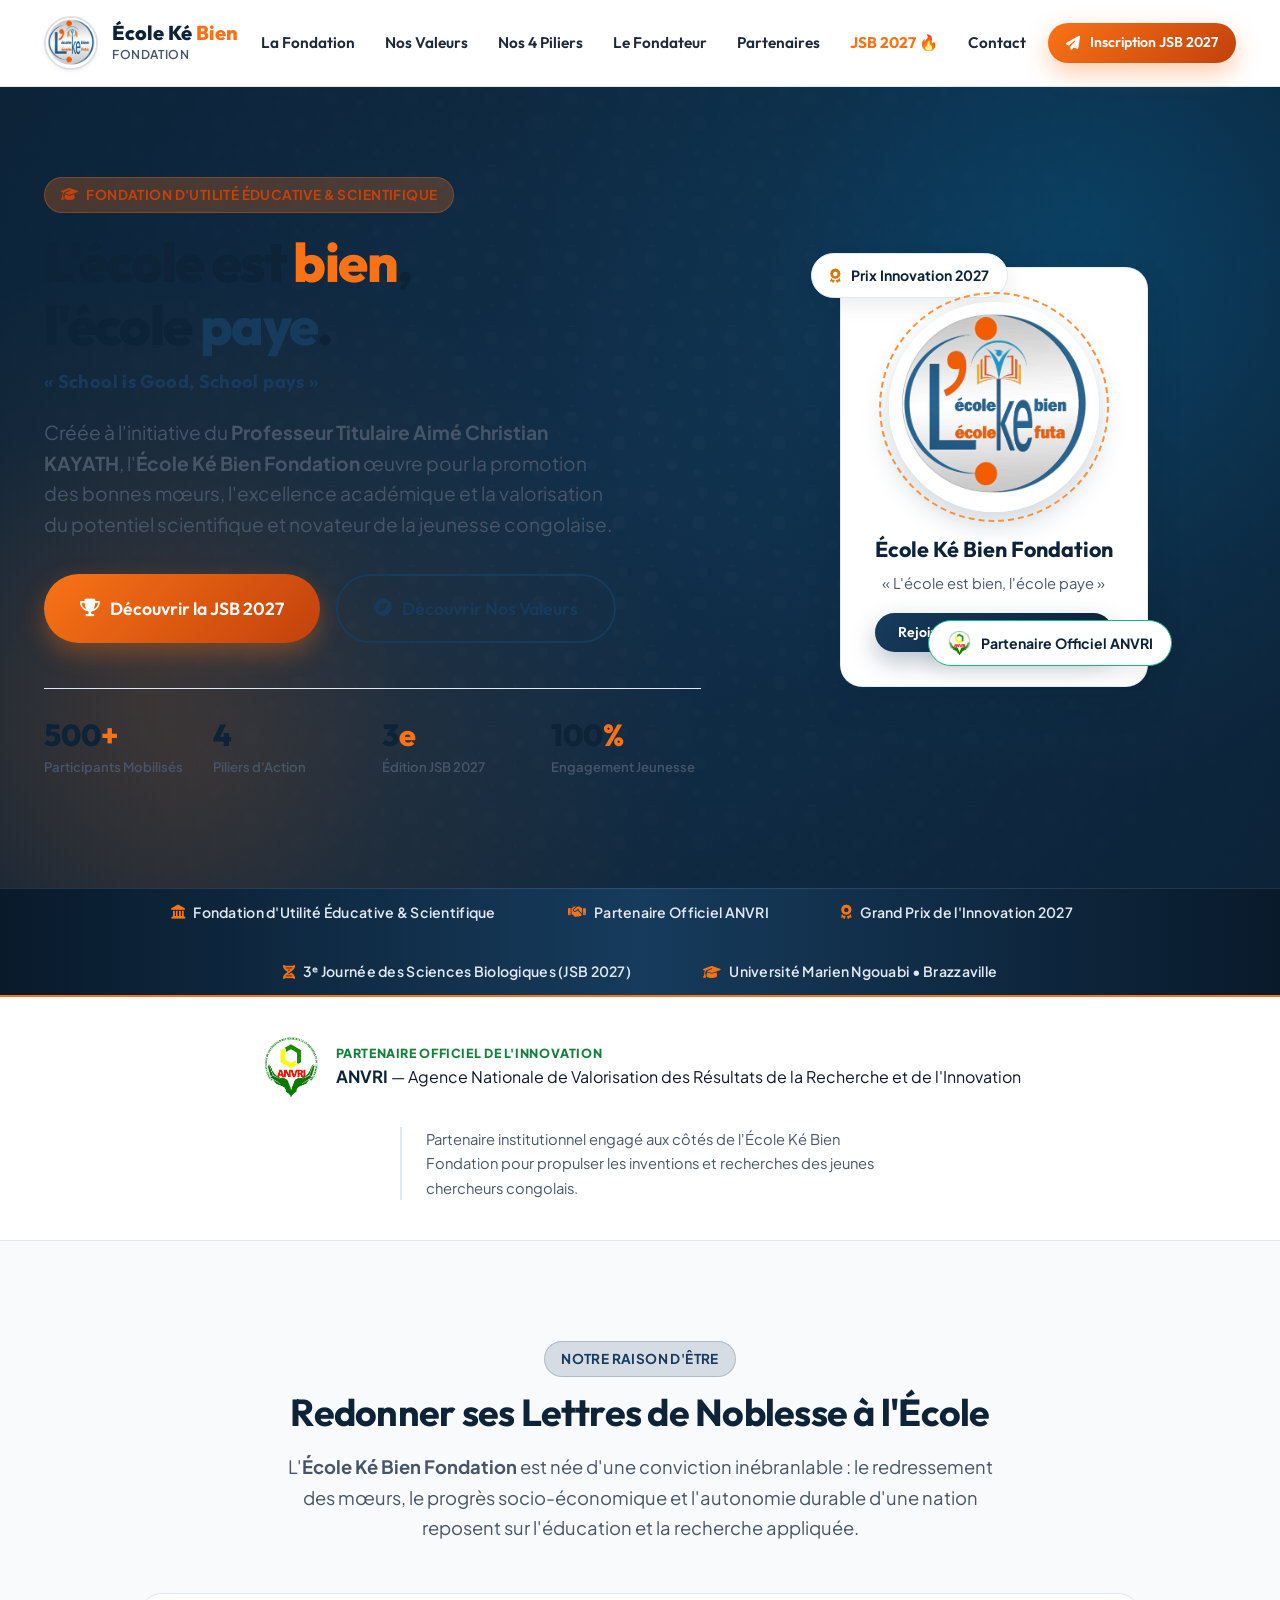
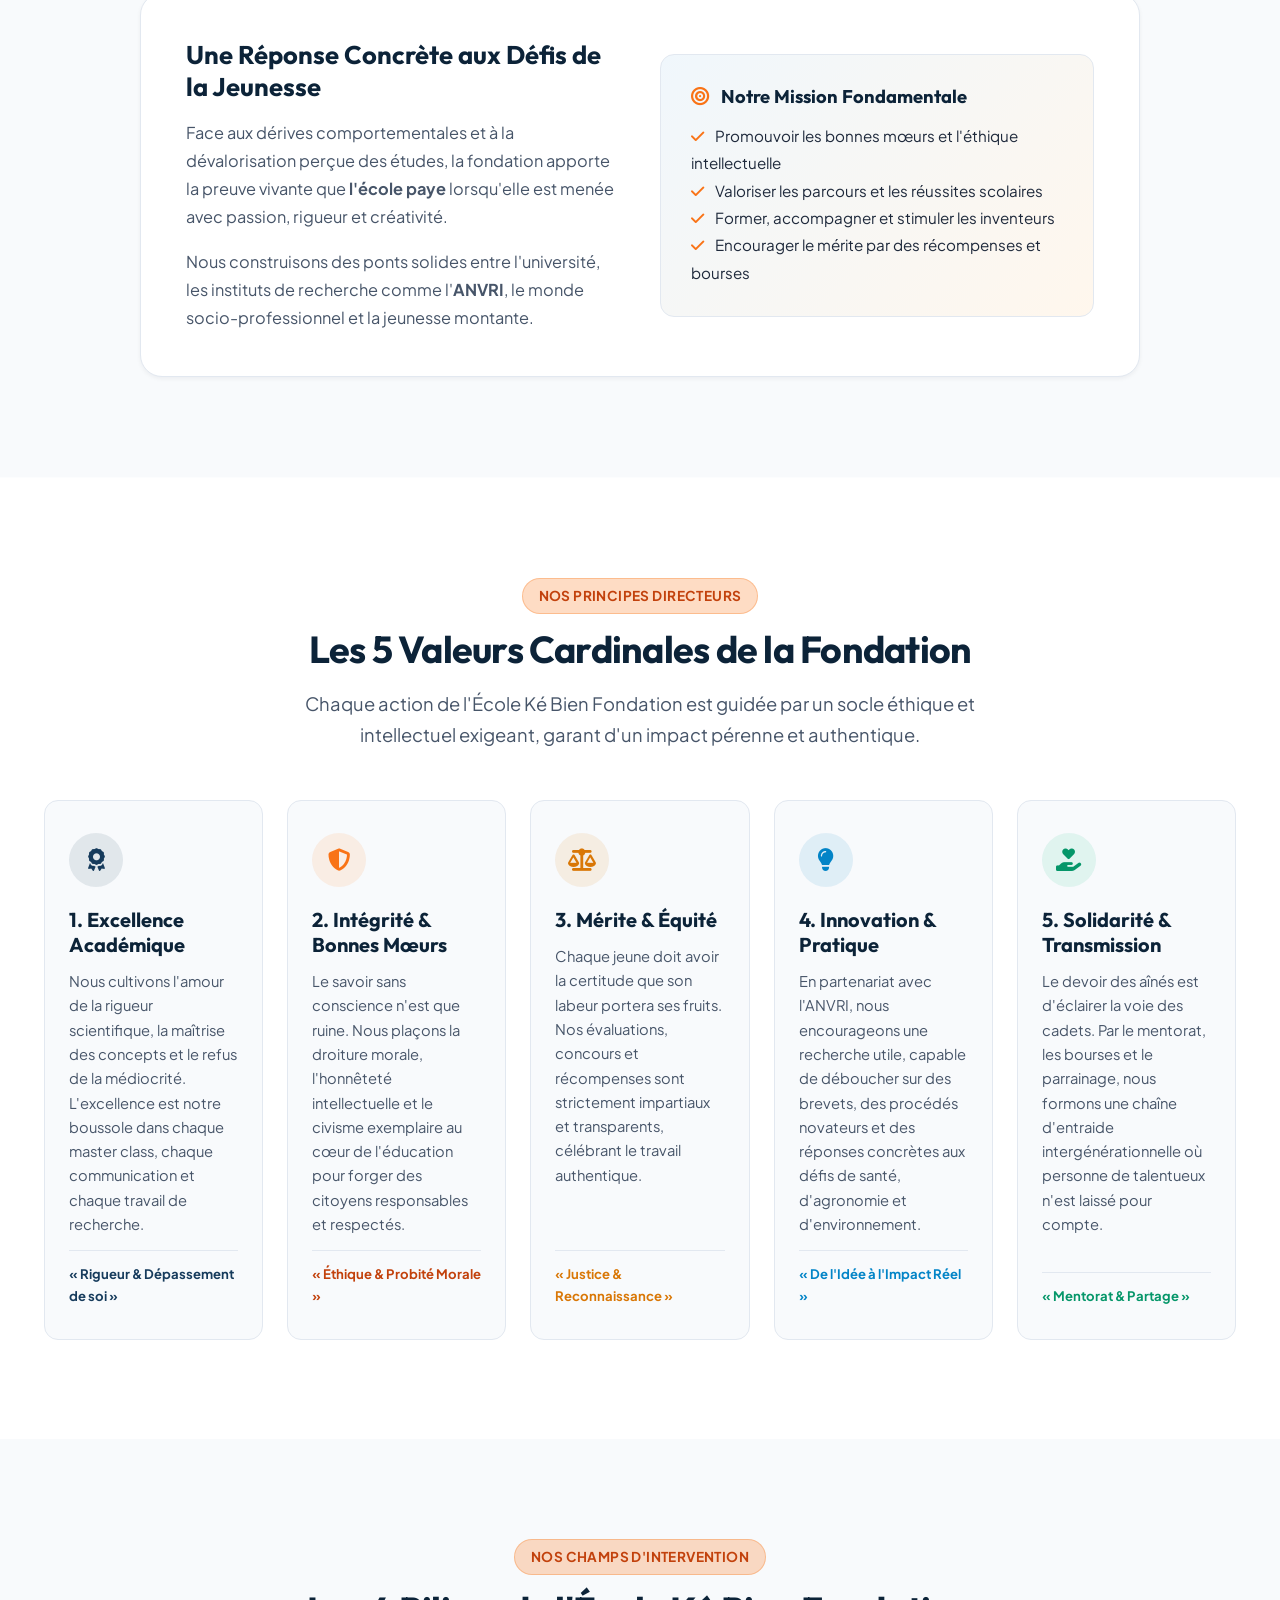
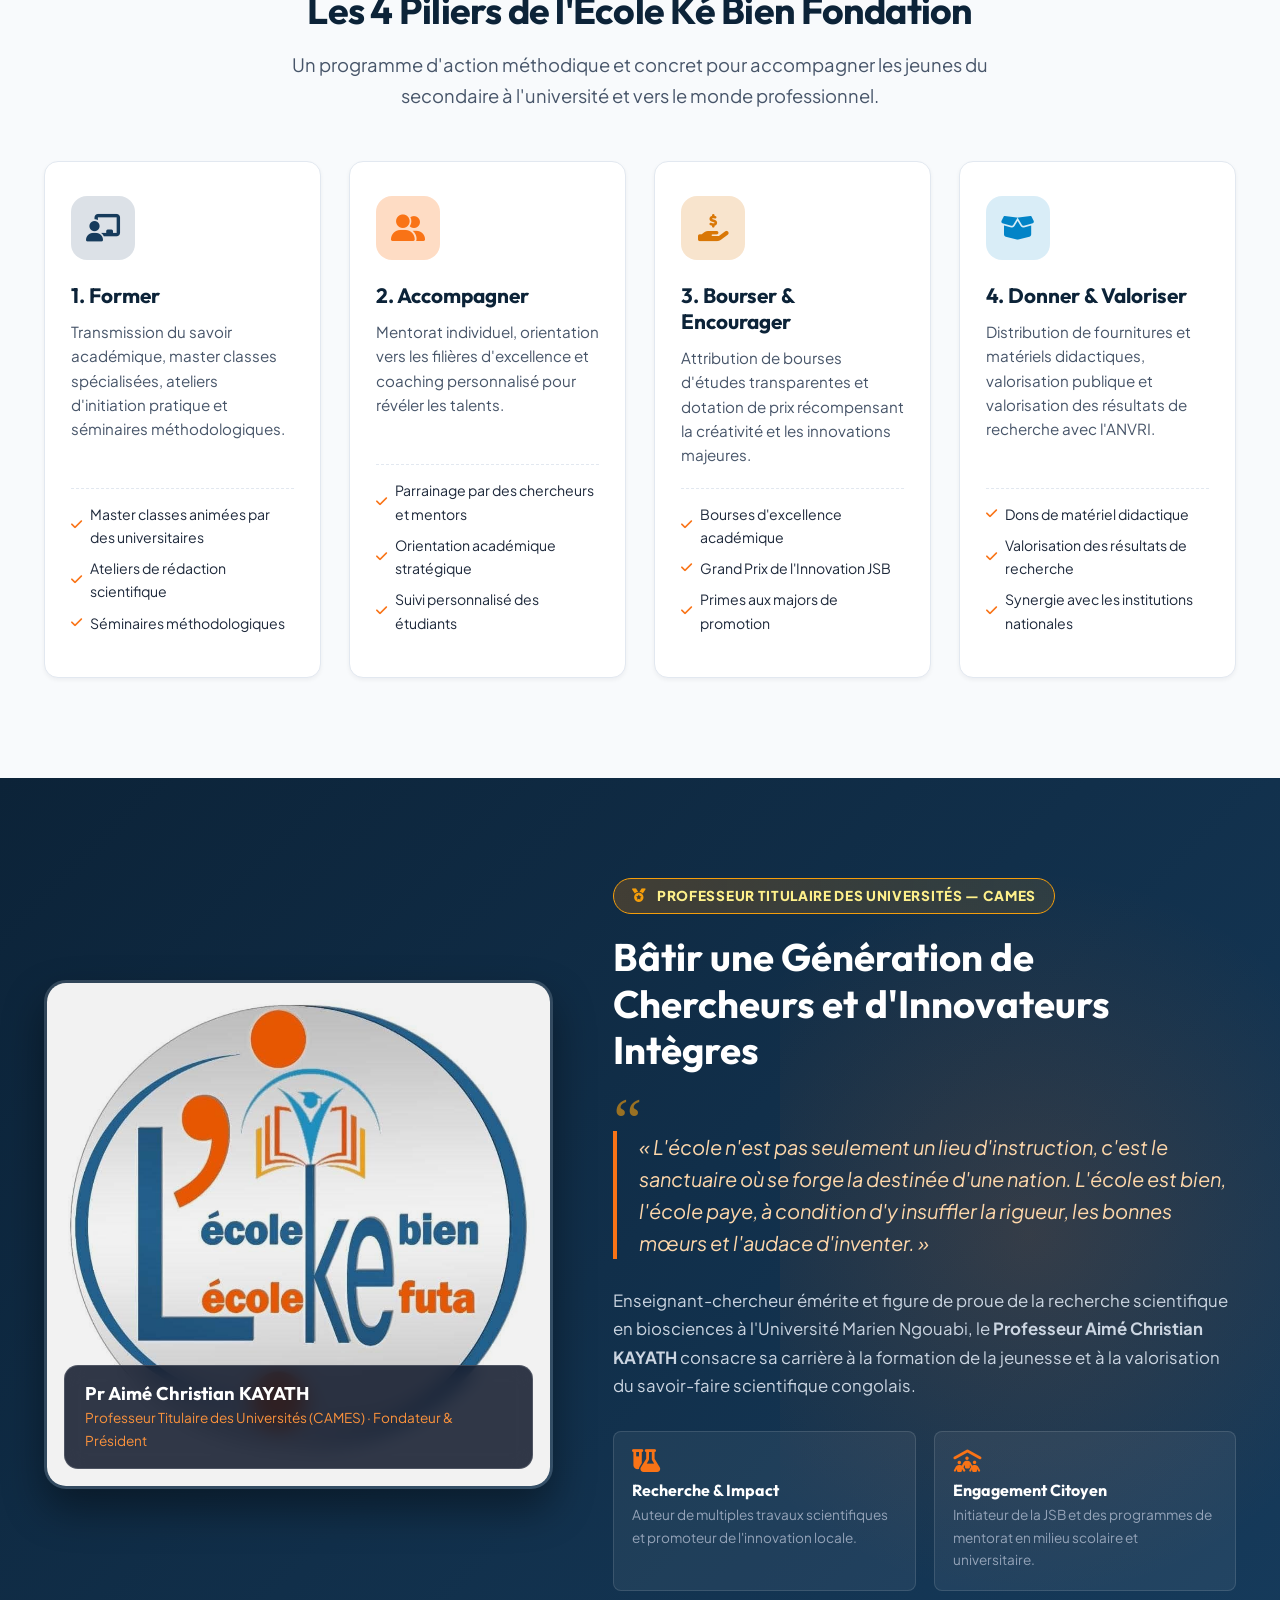
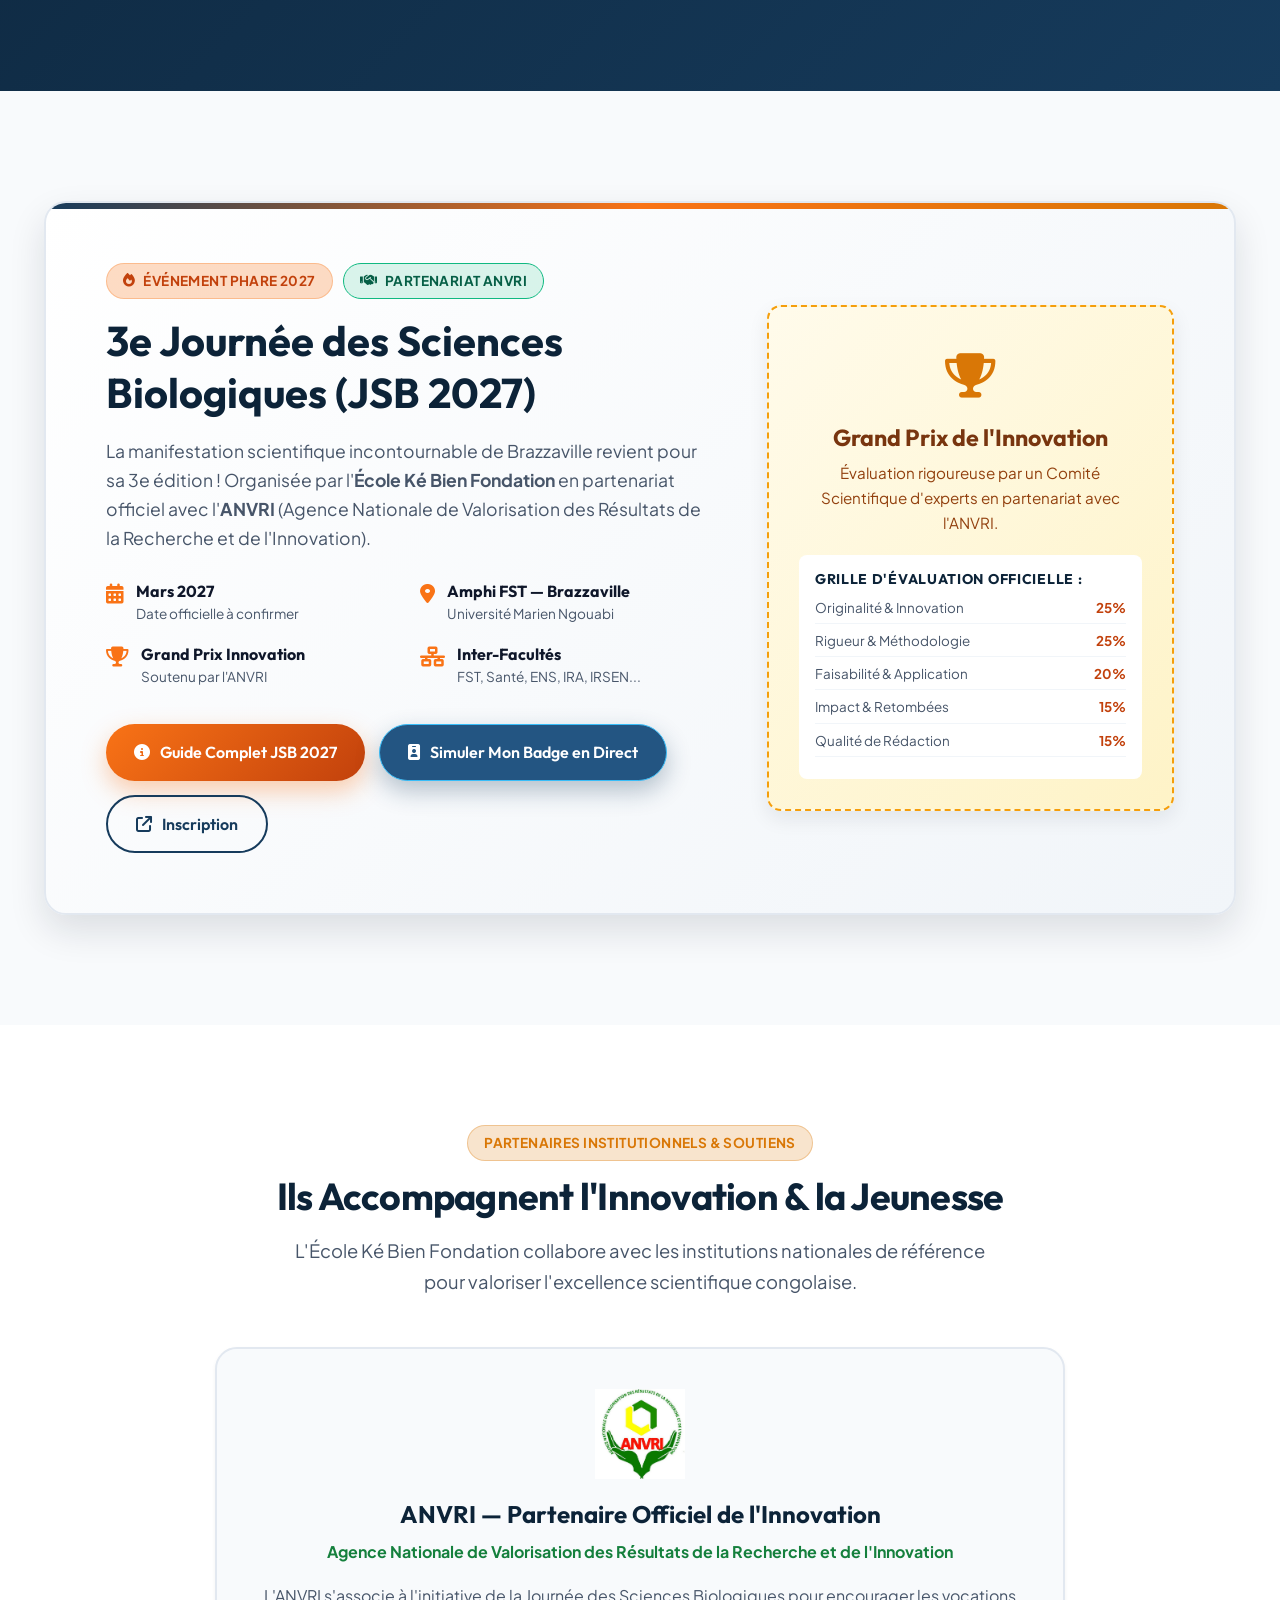
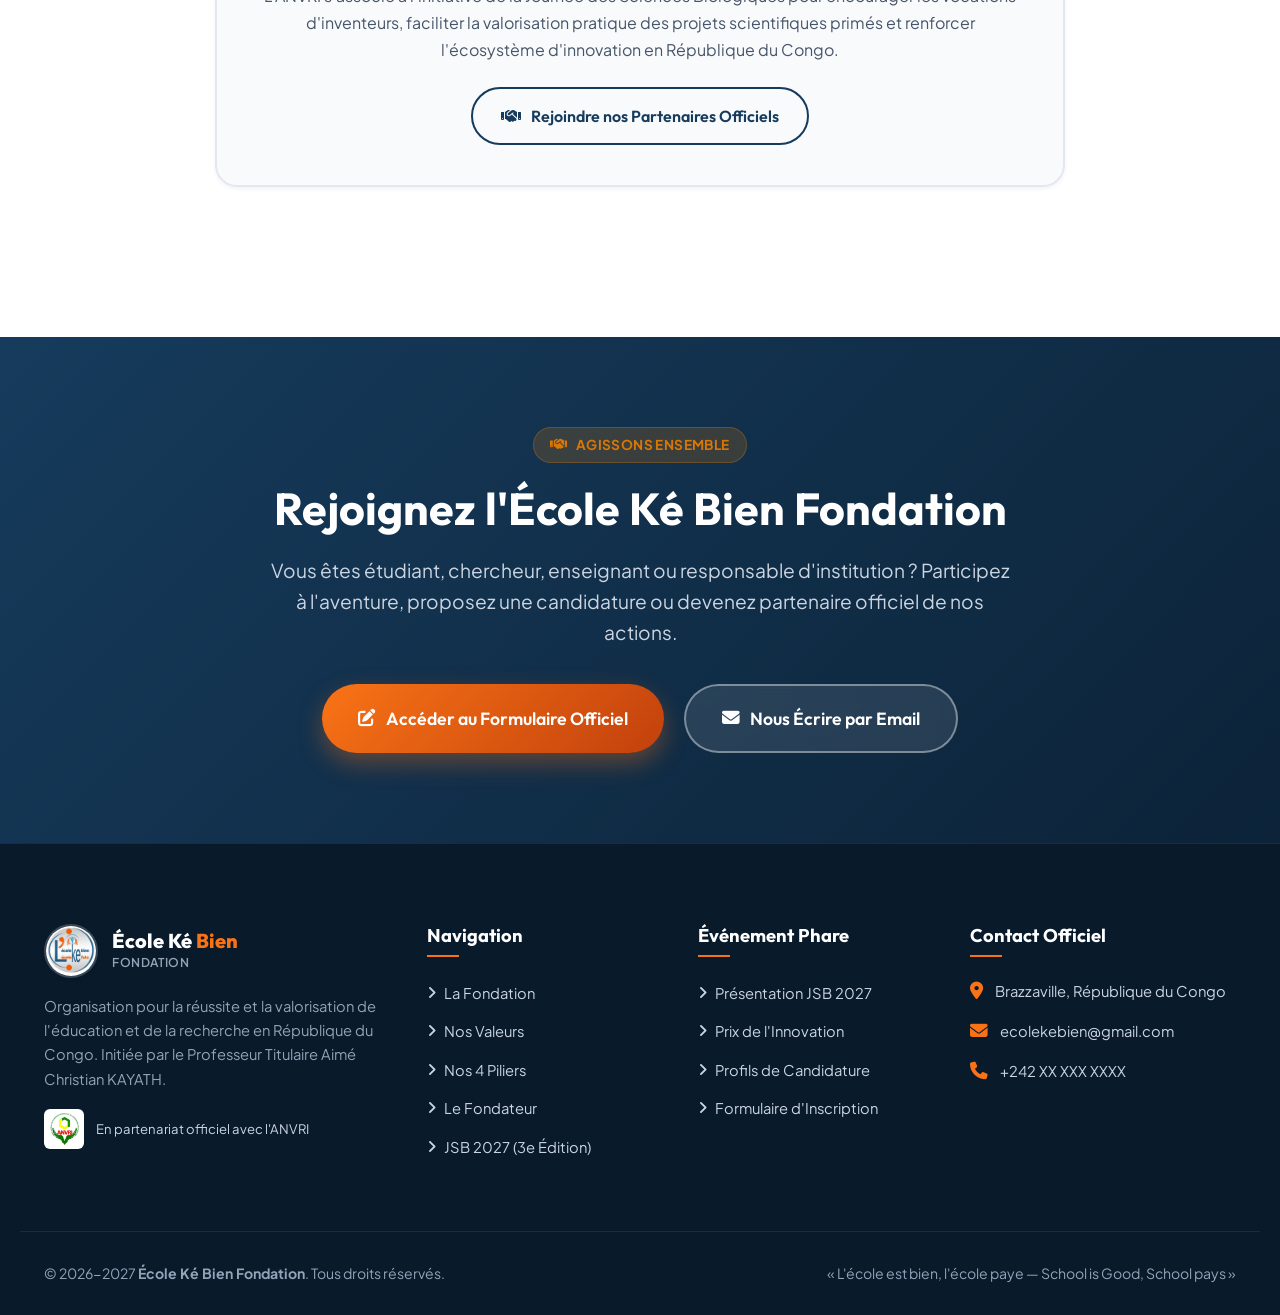
<file: index.html>
<!DOCTYPE html>
<html lang="fr">
<head>
    <meta charset="UTF-8">
    <meta name="viewport" content="width=device-width, initial-scale=1.0">
    <title>École Ké Bien Fondation | « L'école est bien, l'école paye / School is Good, School pays »</title>
    <meta name="description" content="Site officiel de l'École Ké Bien Fondation, initiée par le Pr Aimé Christian KAYATH. Formation, accompagnement, valorisation et organisation de la Journée des Sciences Biologiques (JSB 2027) en partenariat avec l'ANVRI.">
    <meta name="keywords" content="École Ké Bien Fondation, Pr Aimé Christian KAYATH, ANVRI, JSB 2027, Journée des Sciences Biologiques, Innovation Congo, Université Marien Ngouabi, Brazzaville">
    
    <!-- Open Graph / Meta Réseaux -->
    <meta property="og:title" content="École Ké Bien Fondation">
    <meta property="og:description" content="L'école est bien, l'école paye / School is Good, School pays. Former, accompagner, encourager et valoriser la jeunesse.">
    <meta property="og:image" content="assets/images/logo.jpg">
    <meta property="og:type" content="website">
    <link rel="icon" type="image/jpeg" href="assets/images/logo.jpg">

    <!-- Google Fonts -->
    <link rel="preconnect" href="https://fonts.googleapis.com">
    <link rel="preconnect" href="https://fonts.gstatic.com" crossorigin>
    <link href="https://fonts.googleapis.com/css2?family=Outfit:wght@400;500;600;700;800;900&family=Plus+Jakarta+Sans:wght@400;500;600;700;800&display=swap" rel="stylesheet">
    
    <!-- FontAwesome Icons -->
    <link rel="stylesheet" href="https://cdnjs.cloudflare.com/ajax/libs/font-awesome/6.5.1/css/all.min.css">
    
    <!-- CSS Stylesheet -->
    <link rel="stylesheet" href="assets/css/style.css">
</head>
<body>

    <!-- Header & Navigation -->
    <header class="header">
        <div class="container nav-container">
            <a href="index.html" class="brand">
                <img src="assets/images/logo.jpg" alt="Logo École Ké Bien Fondation" class="brand-logo">
                <div class="brand-text">
                    <span class="brand-name">École Ké <span>Bien</span></span>
                    <span class="brand-sub">Fondation</span>
                </div>
            </a>

            <nav class="nav-menu">
                <a href="#about" class="nav-link">La Fondation</a>
                <a href="#values" class="nav-link">Nos Valeurs</a>
                <a href="#pillars" class="nav-link">Nos 4 Piliers</a>
                <a href="#founder" class="nav-link">Le Fondateur</a>
                <a href="#partenaires" class="nav-link">Partenaires</a>
                <a href="jsb2027.html" class="nav-link" style="color: var(--accent); font-weight: 700;">JSB 2027 🔥</a>
                <a href="#contact" class="nav-link">Contact</a>
            </nav>

            <div class="nav-actions">
                <a href="https://docs.google.com/forms/d/e/1FAIpQLSf5AGC9kLKZxLY8xlVCGyChN3g2PgjJRhmzrLMBr2_vWuns3w/viewform" target="_blank" class="btn btn-accent btn-sm">
                    <i class="fa-solid fa-paper-plane"></i> Inscription JSB 2027
                </a>
                <button class="mobile-toggle" aria-label="Menu">
                    <i class="fa-solid fa-bars"></i>
                </button>
            </div>
        </div>
    </header>

    <!-- Hero Section -->
    <section class="hero">
        <div class="container hero-grid">
            <div class="hero-content reveal">
                <div class="badge badge-accent">
                    <i class="fa-solid fa-graduation-cap"></i> Fondation d'Utilité Éducative & Scientifique
                </div>
                <h1 class="hero-title">
                    L'école est <span class="highlight-orange">bien</span>,<br>
                    l'école <span class="highlight-blue">paye</span>.
                </h1>
                <p style="font-family: var(--font-heading); font-size: 1.15rem; color: var(--primary); font-weight: 700; margin-top: -10px; margin-bottom: 20px; letter-spacing: 0.02em;">
                    « School is Good, School pays »
                </p>
                <p class="hero-desc">
                    Créée à l'initiative du <strong>Professeur Titulaire Aimé Christian KAYATH</strong>, l'<strong>École Ké Bien Fondation</strong> œuvre pour la promotion des bonnes mœurs, l'excellence académique et la valorisation du potentiel scientifique et novateur de la jeunesse congolaise.
                </p>
                <div class="hero-buttons">
                    <a href="jsb2027.html" class="btn btn-accent btn-lg">
                        <i class="fa-solid fa-trophy"></i> Découvrir la JSB 2027
                    </a>
                    <a href="#values" class="btn btn-outline btn-lg">
                        <i class="fa-solid fa-compass"></i> Découvrir Nos Valeurs
                    </a>
                </div>

                <div class="hero-stats">
                    <div class="stat-item">
                        <div class="stat-num">500<span>+</span></div>
                        <div class="stat-label">Participants Mobilisés</div>
                    </div>
                    <div class="stat-item">
                        <div class="stat-num">4</div>
                        <div class="stat-label">Piliers d'Action</div>
                    </div>
                    <div class="stat-item">
                        <div class="stat-num">3<span>e</span></div>
                        <div class="stat-label">Édition JSB 2027</div>
                    </div>
                    <div class="stat-item">
                        <div class="stat-num">100<span>%</span></div>
                        <div class="stat-label">Engagement Jeunesse</div>
                    </div>
                </div>
            </div>

            <div class="hero-visual reveal reveal-delay-2">
                <div class="hero-card-badge">
                    <div class="floating-pill pill-1">
                        <i class="fa-solid fa-award" style="color: var(--gold);"></i> Prix Innovation 2027
                    </div>
                    <div class="hero-logo-wrapper">
                        <div class="pulse-ring"></div>
                        <img src="assets/images/logo.jpg" alt="Sceau Officiel École Ké Bien Fondation">
                    </div>
                    <h3 class="hero-card-title">École Ké Bien Fondation</h3>
                    <p class="hero-card-sub">« L'école est bien, l'école paye »</p>
                    <a href="https://docs.google.com/forms/d/e/1FAIpQLSf5AGC9kLKZxLY8xlVCGyChN3g2PgjJRhmzrLMBr2_vWuns3w/viewform" target="_blank" class="btn btn-primary btn-sm" style="width: 100%;">
                        Rejoindre l'Événement Officiel
                    </a>
                    <div class="floating-pill pill-2" style="background: #ffffff; border-color: #10b981;">
                        <img src="assets/images/anvri.png" alt="Logo ANVRI" style="width: 24px; height: 24px; object-fit: contain;">
                        <span>Partenaire Officiel ANVRI</span>
                    </div>
                </div>
            </div>
        </div>
    </section>

    <!-- Bandeau Défilant Institutionnel -->
    <div class="institutional-ticker">
        <div class="ticker-items">
            <div class="ticker-item"><i class="fa-solid fa-landmark"></i> Fondation d'Utilité Éducative & Scientifique</div>
            <div class="dot"></div>
            <div class="ticker-item"><i class="fa-solid fa-handshake"></i> Partenaire Officiel ANVRI</div>
            <div class="dot"></div>
            <div class="ticker-item"><i class="fa-solid fa-award"></i> Grand Prix de l'Innovation 2027</div>
            <div class="dot"></div>
            <div class="ticker-item"><i class="fa-solid fa-dna"></i> 3ᵉ Journée des Sciences Biologiques (JSB 2027)</div>
            <div class="dot"></div>
            <div class="ticker-item"><i class="fa-solid fa-graduation-cap"></i> Université Marien Ngouabi • Brazzaville</div>
        </div>
    </div>

    <!-- Partenaire Institutionnel Officiel - ANVRI Highlight -->
    <section class="section-partner-highlight reveal" style="padding: 40px 0; background: #ffffff; border-bottom: 1px solid var(--gray-border);">
        <div class="container" style="display: flex; align-items: center; justify-content: center; gap: 30px; flex-wrap: wrap;">
            <div style="display: flex; align-items: center; gap: 16px;">
                <img src="assets/images/anvri.png" alt="Logo ANVRI" style="height: 60px; width: auto; object-fit: contain;">
                <div>
                    <span style="font-size: 0.78rem; font-weight: 800; color: #15803d; text-transform: uppercase; letter-spacing: 0.05em; display: block;">Partenaire Officiel de l'Innovation</span>
                    <strong style="font-size: 1.05rem; color: var(--primary-dark);">ANVRI</strong> — Agence Nationale de Valorisation des Résultats de la Recherche et de l'Innovation
                </div>
            </div>
            <div style="border-left: 2px solid #e2e8f0; padding-left: 24px; color: var(--gray-text); font-size: 0.92rem; max-width: 480px;">
                Partenaire institutionnel engagé aux côtés de l'École Ké Bien Fondation pour propulser les inventions et recherches des jeunes chercheurs congolais.
            </div>
        </div>
    </section>

    <!-- Section À Propos & Vision -->
    <section id="about" class="section-pillars reveal" style="background: #f8fafc;">
        <div class="container">
            <div class="section-tag">
                <span class="badge badge-primary">Notre Raison d'Être</span>
            </div>
            <h2 class="section-title">Redonner ses Lettres de Noblesse à l'École</h2>
            <p class="section-subtitle">
                L'<strong>École Ké Bien Fondation</strong> est née d'une conviction inébranlable : le redressement des mœurs, le progrès socio-économique et l'autonomie durable d'une nation reposent sur l'éducation et la recherche appliquée.
            </p>

            <div style="background: var(--white); border-radius: var(--radius-lg); border: 1px solid var(--gray-border); padding: 45px; box-shadow: var(--shadow-sm); max-width: 1000px; margin: 0 auto;">
                <div style="display: grid; grid-template-columns: 1fr 1fr; gap: 40px; align-items: center;">
                    <div>
                        <h3 style="font-size: 1.6rem; color: var(--primary-dark); margin-bottom: 16px;">
                            Une Réponse Concrète aux Défis de la Jeunesse
                        </h3>
                        <p style="color: var(--gray-text); font-size: 1.02rem; line-height: 1.7; margin-bottom: 18px;">
                            Face aux dérives comportementales et à la dévalorisation perçue des études, la fondation apporte la preuve vivante que <strong>l'école paye</strong> lorsqu'elle est menée avec passion, rigueur et créativité.
                        </p>
                        <p style="color: var(--gray-text); font-size: 1.02rem; line-height: 1.7;">
                            Nous construisons des ponts solides entre l'université, les instituts de recherche comme l'<strong>ANVRI</strong>, le monde socio-professionnel et la jeunesse montante.
                        </p>
                    </div>
                    <div style="background: linear-gradient(135deg, #f0f7fc 0%, #fff7ed 100%); padding: 30px; border-radius: var(--radius-md); border: 1px solid #e2e8f0;">
                        <h4 style="font-size: 1.15rem; color: var(--primary-dark); margin-bottom: 14px;">
                            <i class="fa-solid fa-bullseye" style="color: var(--accent); margin-right: 8px;"></i> Notre Mission Fondamentale
                        </h4>
                        <ul style="color: var(--dark-light); font-size: 0.95rem; line-height: 1.8;">
                            <li><i class="fa-solid fa-check" style="color: var(--accent); margin-right: 8px;"></i> Promouvoir les bonnes mœurs et l'éthique intellectuelle</li>
                            <li><i class="fa-solid fa-check" style="color: var(--accent); margin-right: 8px;"></i> Valoriser les parcours et les réussites scolaires</li>
                            <li><i class="fa-solid fa-check" style="color: var(--accent); margin-right: 8px;"></i> Former, accompagner et stimuler les inventeurs</li>
                            <li><i class="fa-solid fa-check" style="color: var(--accent); margin-right: 8px;"></i> Encourager le mérite par des récompenses et bourses</li>
                        </ul>
                    </div>
                </div>
            </div>
        </div>
    </section>

    <!-- Section NOS VALEURS - Rédaction Riche et Détaillée -->
    <section id="values" class="section-values reveal" style="background: #ffffff; padding: 100px 0;">
        <div class="container">
            <div class="section-tag">
                <span class="badge badge-accent">Nos Principes Directeurs</span>
            </div>
            <h2 class="section-title">Les 5 Valeurs Cardinales de la Fondation</h2>
            <p class="section-subtitle">
                Chaque action de l'École Ké Bien Fondation est guidée par un socle éthique et intellectuel exigeant, garant d'un impact pérenne et authentique.
            </p>

            <div class="values-grid" style="grid-template-columns: repeat(5, 1fr); gap: 24px;">
                <!-- Valeur 1 : Excellence -->
                <div class="value-card" style="display: flex; flex-direction: column; text-align: left; padding: 32px 24px;">
                    <div class="value-icon" style="margin: 0 0 20px 0; background: rgba(22, 59, 92, 0.1); color: var(--primary);"><i class="fa-solid fa-award"></i></div>
                    <h3 class="value-title" style="font-size: 1.25rem; color: var(--primary-dark); margin-bottom: 12px;">1. Excellence Académique</h3>
                    <p class="value-desc" style="font-size: 0.92rem; color: var(--gray-text); line-height: 1.65; margin-bottom: 14px;">
                        Nous cultivons l'amour de la rigueur scientifique, la maîtrise des concepts et le refus de la médiocrité. L'excellence est notre boussole dans chaque master class, chaque communication et chaque travail de recherche.
                    </p>
                    <div style="margin-top: auto; padding-top: 12px; border-top: 1px solid var(--gray-border); font-size: 0.82rem; font-weight: 700; color: var(--primary);">
                        « Rigueur & Dépassement de soi »
                    </div>
                </div>

                <!-- Valeur 2 : Intégrité -->
                <div class="value-card" style="display: flex; flex-direction: column; text-align: left; padding: 32px 24px;">
                    <div class="value-icon" style="margin: 0 0 20px 0; background: rgba(249, 115, 22, 0.1); color: var(--accent);"><i class="fa-solid fa-shield-halved"></i></div>
                    <h3 class="value-title" style="font-size: 1.25rem; color: var(--primary-dark); margin-bottom: 12px;">2. Intégrité & Bonnes Mœurs</h3>
                    <p class="value-desc" style="font-size: 0.92rem; color: var(--gray-text); line-height: 1.65; margin-bottom: 14px;">
                        Le savoir sans conscience n'est que ruine. Nous plaçons la droiture morale, l'honnêteté intellectuelle et le civisme exemplaire au cœur de l'éducation pour forger des citoyens responsables et respectés.
                    </p>
                    <div style="margin-top: auto; padding-top: 12px; border-top: 1px solid var(--gray-border); font-size: 0.82rem; font-weight: 700; color: var(--accent-dark);">
                        « Éthique & Probité Morale »
                    </div>
                </div>

                <!-- Valeur 3 : Mérite & Équité -->
                <div class="value-card" style="display: flex; flex-direction: column; text-align: left; padding: 32px 24px;">
                    <div class="value-icon" style="margin: 0 0 20px 0; background: rgba(217, 119, 6, 0.1); color: var(--gold);"><i class="fa-solid fa-scale-balanced"></i></div>
                    <h3 class="value-title" style="font-size: 1.25rem; color: var(--primary-dark); margin-bottom: 12px;">3. Mérite & Équité</h3>
                    <p class="value-desc" style="font-size: 0.92rem; color: var(--gray-text); line-height: 1.65; margin-bottom: 14px;">
                        Chaque jeune doit avoir la certitude que son labeur portera ses fruits. Nos évaluations, concours et récompenses sont strictement impartiaux et transparents, célébrant le travail authentique.
                    </p>
                    <div style="margin-top: auto; padding-top: 12px; border-top: 1px solid var(--gray-border); font-size: 0.82rem; font-weight: 700; color: var(--gold);">
                        « Justice & Reconnaissance »
                    </div>
                </div>

                <!-- Valeur 4 : Innovation -->
                <div class="value-card" style="display: flex; flex-direction: column; text-align: left; padding: 32px 24px;">
                    <div class="value-icon" style="margin: 0 0 20px 0; background: rgba(2, 132, 199, 0.1); color: var(--sky);"><i class="fa-solid fa-lightbulb"></i></div>
                    <h3 class="value-title" style="font-size: 1.25rem; color: var(--primary-dark); margin-bottom: 12px;">4. Innovation & Pratique</h3>
                    <p class="value-desc" style="font-size: 0.92rem; color: var(--gray-text); line-height: 1.65; margin-bottom: 14px;">
                        En partenariat avec l'ANVRI, nous encourageons une recherche utile, capable de déboucher sur des brevets, des procédés novateurs et des réponses concrètes aux défis de santé, d'agronomie et d'environnement.
                    </p>
                    <div style="margin-top: auto; padding-top: 12px; border-top: 1px solid var(--gray-border); font-size: 0.82rem; font-weight: 700; color: var(--sky);">
                        « De l'Idée à l'Impact Réel »
                    </div>
                </div>

                <!-- Valeur 5 : Solidarité -->
                <div class="value-card" style="display: flex; flex-direction: column; text-align: left; padding: 32px 24px;">
                    <div class="value-icon" style="margin: 0 0 20px 0; background: rgba(16, 185, 129, 0.1); color: #059669;"><i class="fa-solid fa-hand-holding-heart"></i></div>
                    <h3 class="value-title" style="font-size: 1.25rem; color: var(--primary-dark); margin-bottom: 12px;">5. Solidarité & Transmission</h3>
                    <p class="value-desc" style="font-size: 0.92rem; color: var(--gray-text); line-height: 1.65; margin-bottom: 14px;">
                        Le devoir des aînés est d'éclairer la voie des cadets. Par le mentorat, les bourses et le parrainage, nous formons une chaîne d'entraide intergénérationnelle où personne de talentueux n'est laissé pour compte.
                    </p>
                    <div style="margin-top: auto; padding-top: 12px; border-top: 1px solid var(--gray-border); font-size: 0.82rem; font-weight: 700; color: #059669;">
                        « Mentorat & Partage »
                    </div>
                </div>
            </div>
        </div>
    </section>

    <!-- Section 4 Piliers d'Action -->
    <section id="pillars" class="section-pillars reveal" style="background: #f8fafc;">
        <div class="container">
            <div class="section-tag">
                <span class="badge badge-accent">Nos Champs d'Intervention</span>
            </div>
            <h2 class="section-title">Les 4 Piliers de l'École Ké Bien Fondation</h2>
            <p class="section-subtitle">
                Un programme d'action méthodique et concret pour accompagner les jeunes du secondaire à l'université et vers le monde professionnel.
            </p>

            <div class="pillars-grid">
                <!-- Pilier 1 -->
                <div class="pillar-card">
                    <div class="pillar-icon"><i class="fa-solid fa-chalkboard-user"></i></div>
                    <h3 class="pillar-title">1. Former</h3>
                    <p class="pillar-desc">
                        Transmission du savoir académique, master classes spécialisées, ateliers d'initiation pratique et séminaires méthodologiques.
                    </p>
                    <ul class="pillar-list">
                        <li><i class="fa-solid fa-check"></i> Master classes animées par des universitaires</li>
                        <li><i class="fa-solid fa-check"></i> Ateliers de rédaction scientifique</li>
                        <li><i class="fa-solid fa-check"></i> Séminaires méthodologiques</li>
                    </ul>
                </div>

                <!-- Pilier 2 -->
                <div class="pillar-card">
                    <div class="pillar-icon"><i class="fa-solid fa-user-group"></i></div>
                    <h3 class="pillar-title">2. Accompagner</h3>
                    <p class="pillar-desc">
                        Mentorat individuel, orientation vers les filières d'excellence et coaching personnalisé pour révéler les talents.
                    </p>
                    <ul class="pillar-list">
                        <li><i class="fa-solid fa-check"></i> Parrainage par des chercheurs et mentors</li>
                        <li><i class="fa-solid fa-check"></i> Orientation académique stratégique</li>
                        <li><i class="fa-solid fa-check"></i> Suivi personnalisé des étudiants</li>
                    </ul>
                </div>

                <!-- Pilier 3 -->
                <div class="pillar-card">
                    <div class="pillar-icon"><i class="fa-solid fa-hand-holding-dollar"></i></div>
                    <h3 class="pillar-title">3. Bourser & Encourager</h3>
                    <p class="pillar-desc">
                        Attribution de bourses d'études transparentes et dotation de prix récompensant la créativité et les innovations majeures.
                    </p>
                    <ul class="pillar-list">
                        <li><i class="fa-solid fa-check"></i> Bourses d'excellence académique</li>
                        <li><i class="fa-solid fa-check"></i> Grand Prix de l'Innovation JSB</li>
                        <li><i class="fa-solid fa-check"></i> Primes aux majors de promotion</li>
                    </ul>
                </div>

                <!-- Pilier 4 -->
                <div class="pillar-card">
                    <div class="pillar-icon"><i class="fa-solid fa-box-open"></i></div>
                    <h3 class="pillar-title">4. Donner & Valoriser</h3>
                    <p class="pillar-desc">
                        Distribution de fournitures et matériels didactiques, valorisation publique et valorisation des résultats de recherche avec l'ANVRI.
                    </p>
                    <ul class="pillar-list">
                        <li><i class="fa-solid fa-check"></i> Dons de matériel didactique</li>
                        <li><i class="fa-solid fa-check"></i> Valorisation des résultats de recherche</li>
                        <li><i class="fa-solid fa-check"></i> Synergie avec les institutions nationales</li>
                    </ul>
                </div>
            </div>
        </div>
    </section>

    <!-- Section Le Fondateur -->
    <section id="founder" class="section-founder reveal">
        <div class="container founder-grid">
            <div class="founder-image-box">
                <div class="founder-img-wrapper">
                    <img src="assets/images/logo.jpg" alt="Fondateur Pr Aimé Christian KAYATH" style="filter: brightness(0.95);">
                </div>
                <div class="founder-badge-overlay">
                    <h4 class="founder-badge-title">Pr Aimé Christian KAYATH</h4>
                    <p class="founder-badge-sub">Professeur Titulaire des Universités (CAMES) · Fondateur & Président</p>
                </div>
            </div>

            <div class="founder-content">
                <div class="founder-academic-seal">
                    <i class="fa-solid fa-medal" style="color: var(--gold-light);"></i>
                    <span>Professeur Titulaire des Universités — CAMES</span>
                </div>
                <h2>Bâtir une Génération de Chercheurs et d'Innovateurs Intègres</h2>
                <div class="golden-quote-mark">“</div>
                <div class="founder-quote">
                    « L'école n'est pas seulement un lieu d'instruction, c'est le sanctuaire où se forge la destinée d'une nation. L'école est bien, l'école paye, à condition d'y insuffler la rigueur, les bonnes mœurs et l'audace d'inventer. »
                </div>
                <p class="founder-bio">
                    Enseignant-chercheur émérite et figure de proue de la recherche scientifique en biosciences à l'Université Marien Ngouabi, le <strong>Professeur Aimé Christian KAYATH</strong> consacre sa carrière à la formation de la jeunesse et à la valorisation du savoir-faire scientifique congolais.
                </p>

                <div class="founder-highlights">
                    <div class="highlight-box">
                        <i class="fa-solid fa-flask-vial"></i>
                        <h4>Recherche & Impact</h4>
                        <p>Auteur de multiples travaux scientifiques et promoteur de l'innovation locale.</p>
                    </div>
                    <div class="highlight-box">
                        <i class="fa-solid fa-people-roof"></i>
                        <h4>Engagement Citoyen</h4>
                        <p>Initiateur de la JSB et des programmes de mentorat en milieu scolaire et universitaire.</p>
                    </div>
                </div>
            </div>
        </div>
    </section>

    <!-- Section Coup de Projecteur JSB 2027 -->
    <section class="section-jsb-spotlight reveal">
        <div class="container">
            <div class="spotlight-card">
                <div class="spotlight-grid">
                    <div class="spotlight-info">
                        <div style="display: flex; gap: 10px; flex-wrap: wrap; margin-bottom: 14px;">
                            <span class="badge badge-accent"><i class="fa-solid fa-fire"></i> Événement Phare 2027</span>
                            <span class="badge badge-primary" style="background: rgba(16, 185, 129, 0.15); color: #065f46; border-color: #10b981;"><i class="fa-solid fa-handshake"></i> Partenariat ANVRI</span>
                        </div>
                        <h2>3e Journée des Sciences Biologiques (JSB 2027)</h2>
                        <p>
                            La manifestation scientifique incontournable de Brazzaville revient pour sa 3e édition ! Organisée par l'<strong>École Ké Bien Fondation</strong> en partenariat officiel avec l'<strong>ANVRI</strong> (Agence Nationale de Valorisation des Résultats de la Recherche et de l'Innovation).
                        </p>

                        <div class="spotlight-features">
                            <div class="feature-pill">
                                <i class="fa-solid fa-calendar-days"></i>
                                <div>
                                    <h5>Mars 2027</h5>
                                    <p>Date officielle à confirmer</p>
                                </div>
                            </div>
                            <div class="feature-pill">
                                <i class="fa-solid fa-location-dot"></i>
                                <div>
                                    <h5>Amphi FST — Brazzaville</h5>
                                    <p>Université Marien Ngouabi</p>
                                </div>
                            </div>
                            <div class="feature-pill">
                                <i class="fa-solid fa-trophy"></i>
                                <div>
                                    <h5>Grand Prix Innovation</h5>
                                    <p>Soutenu par l'ANVRI</p>
                                </div>
                            </div>
                            <div class="feature-pill">
                                <i class="fa-solid fa-network-wired"></i>
                                <div>
                                    <h5>Inter-Facultés</h5>
                                    <p>FST, Santé, ENS, IRA, IRSEN...</p>
                                </div>
                            </div>
                        </div>

                        <div style="display: flex; gap: 14px; flex-wrap: wrap;">
                            <a href="jsb2027.html" class="btn btn-accent">
                                <i class="fa-solid fa-circle-info"></i> Guide Complet JSB 2027
                            </a>
                            <a href="jsb2027.html#badge-simulator" class="btn btn-primary" style="background: var(--primary-light); border: 1.5px solid var(--sky-light);">
                                <i class="fa-solid fa-id-badge"></i> Simuler Mon Badge en Direct
                            </a>
                            <a href="https://docs.google.com/forms/d/e/1FAIpQLSf5AGC9kLKZxLY8xlVCGyChN3g2PgjJRhmzrLMBr2_vWuns3w/viewform" target="_blank" class="btn btn-outline">
                                <i class="fa-solid fa-arrow-up-right-from-square"></i> Inscription
                            </a>
                        </div>
                    </div>

                    <div class="spotlight-prize">
                        <div class="prize-box">
                            <div class="prize-icon"><i class="fa-solid fa-trophy"></i></div>
                            <h3>Grand Prix de l'Innovation</h3>
                            <p>Évaluation rigoureuse par un Comité Scientifique d'experts en partenariat avec l'ANVRI.</p>
                            
                            <div class="prize-criteria">
                                <h6>Grille d'Évaluation Officielle :</h6>
                                <ul>
                                    <li>Originalité & Innovation <span>25%</span></li>
                                    <li>Rigueur & Méthodologie <span>25%</span></li>
                                    <li>Faisabilité & Application <span>20%</span></li>
                                    <li>Impact & Retombées <span>15%</span></li>
                                    <li>Qualité de Rédaction <span>15%</span></li>
                                </ul>
                            </div>
                        </div>
                    </div>
                </div>
            </div>
        </div>
    </section>

    <!-- Section Partenaires & Sponsoring -->
    <section id="partenaires" class="section-values reveal" style="background: #ffffff;">
        <div class="container">
            <div class="section-tag">
                <span class="badge badge-gold">Partenaires Institutionnels & Soutiens</span>
            </div>
            <h2 class="section-title">Ils Accompagnent l'Innovation & la Jeunesse</h2>
            <p class="section-subtitle">
                L'École Ké Bien Fondation collabore avec les institutions nationales de référence pour valoriser l'excellence scientifique congolaise.
            </p>

            <div style="max-width: 850px; margin: 0 auto 50px auto; background: #f8fafc; border: 2px solid #e2e8f0; border-radius: var(--radius-lg); padding: 40px; text-align: center; box-shadow: var(--shadow-sm);">
                <img src="assets/images/anvri.png" alt="ANVRI Logo" style="height: 90px; width: auto; margin: 0 auto 20px auto; object-fit: contain;">
                <h3 style="font-size: 1.5rem; color: var(--primary-dark); margin-bottom: 10px;">
                    ANVRI — Partenaire Officiel de l'Innovation
                </h3>
                <p style="color: #15803d; font-weight: 700; font-size: 1rem; margin-bottom: 16px;">
                    Agence Nationale de Valorisation des Résultats de la Recherche et de l'Innovation
                </p>
                <p style="color: var(--gray-text); font-size: 1rem; line-height: 1.7; margin-bottom: 24px;">
                    L'ANVRI s'associe à l'initiative de la Journée des Sciences Biologiques pour encourager les vocations d'inventeurs, faciliter la valorisation pratique des projets scientifiques primés et renforcer l'écosystème d'innovation en République du Congo.
                </p>
                <a href="https://docs.google.com/forms/d/e/1FAIpQLSf5AGC9kLKZxLY8xlVCGyChN3g2PgjJRhmzrLMBr2_vWuns3w/viewform" target="_blank" class="btn btn-outline">
                    <i class="fa-solid fa-handshake"></i> Rejoindre nos Partenaires Officiels
                </a>
            </div>
        </div>
    </section>

    <!-- Section CTA / Contact -->
    <section id="contact" class="section-cta reveal">
        <div class="container cta-box">
            <div class="badge badge-gold" style="margin-bottom: 18px;">
                <i class="fa-solid fa-handshake"></i> Agissons Ensemble
            </div>
            <h2>Rejoignez l'École Ké Bien Fondation</h2>
            <p>
                Vous êtes étudiant, chercheur, enseignant ou responsable d'institution ? Participez à l'aventure, proposez une candidature ou devenez partenaire officiel de nos actions.
            </p>
            <div class="cta-actions">
                <a href="https://docs.google.com/forms/d/e/1FAIpQLSf5AGC9kLKZxLY8xlVCGyChN3g2PgjJRhmzrLMBr2_vWuns3w/viewform" target="_blank" class="btn btn-accent btn-lg">
                    <i class="fa-solid fa-pen-to-square"></i> Accéder au Formulaire Officiel
                </a>
                <a href="mailto:ecolekebien@gmail.com" class="btn btn-outline-white btn-lg">
                    <i class="fa-solid fa-envelope"></i> Nous Écrire par Email
                </a>
            </div>
        </div>
    </section>

    <!-- Footer -->
    <footer class="footer">
        <div class="container footer-grid">
            <div class="footer-brand">
                <div class="brand">
                    <img src="assets/images/logo.jpg" alt="Logo École Ké Bien Fondation" class="brand-logo">
                    <div class="brand-text">
                        <span class="brand-name">École Ké <span style="color: var(--accent);">Bien</span></span>
                        <span class="brand-sub" style="color: #94a3b8;">Fondation</span>
                    </div>
                </div>
                <p class="footer-desc">
                    Organisation pour la réussite et la valorisation de l'éducation et de la recherche en République du Congo. Initiée par le Professeur Titulaire Aimé Christian KAYATH.
                </p>
                <div style="margin-top: 18px; display: flex; align-items: center; gap: 12px;">
                    <img src="assets/images/anvri.png" alt="ANVRI" style="height: 40px; background: #fff; padding: 4px; border-radius: 6px;">
                    <span style="font-size: 0.82rem; color: #cbd5e1;">En partenariat officiel avec l'ANVRI</span>
                </div>
            </div>

            <div class="footer-col">
                <h4>Navigation</h4>
                <ul class="footer-links">
                    <li><a href="#about"><i class="fa-solid fa-angle-right"></i> La Fondation</a></li>
                    <li><a href="#values"><i class="fa-solid fa-angle-right"></i> Nos Valeurs</a></li>
                    <li><a href="#pillars"><i class="fa-solid fa-angle-right"></i> Nos 4 Piliers</a></li>
                    <li><a href="#founder"><i class="fa-solid fa-angle-right"></i> Le Fondateur</a></li>
                    <li><a href="jsb2027.html"><i class="fa-solid fa-angle-right"></i> JSB 2027 (3e Édition)</a></li>
                </ul>
            </div>

            <div class="footer-col">
                <h4>Événement Phare</h4>
                <ul class="footer-links">
                    <li><a href="jsb2027.html"><i class="fa-solid fa-angle-right"></i> Présentation JSB 2027</a></li>
                    <li><a href="jsb2027.html#prix"><i class="fa-solid fa-angle-right"></i> Prix de l'Innovation</a></li>
                    <li><a href="jsb2027.html#parcours"><i class="fa-solid fa-angle-right"></i> Profils de Candidature</a></li>
                    <li><a href="https://docs.google.com/forms/d/e/1FAIpQLSf5AGC9kLKZxLY8xlVCGyChN3g2PgjJRhmzrLMBr2_vWuns3w/viewform" target="_blank"><i class="fa-solid fa-angle-right"></i> Formulaire d'Inscription</a></li>
                </ul>
            </div>

            <div class="footer-col">
                <h4>Contact Officiel</h4>
                <div class="footer-contact-item">
                    <i class="fa-solid fa-location-dot"></i>
                    <span>Brazzaville, République du Congo</span>
                </div>
                <div class="footer-contact-item">
                    <i class="fa-solid fa-envelope"></i>
                    <span>ecolekebien@gmail.com</span>
                </div>
                <div class="footer-contact-item">
                    <i class="fa-solid fa-phone"></i>
                    <span>+242 XX XXX XXXX</span>
                </div>
            </div>
        </div>

        <div class="container footer-bottom">
            <div>
                © 2026-2027 <strong>École Ké Bien Fondation</strong>. Tous droits réservés.
            </div>
            <div>
                « L'école est bien, l'école paye — School is Good, School pays »
            </div>
        </div>
    </footer>

    <!-- Barre d'action flottante Mobile (Sticky CTA) -->
    <div class="mobile-sticky-cta" aria-label="Inscription mobile">
        <div class="cta-text">
            <strong>JSB 2027 — Brazzaville</strong>
            <span>Inscriptions & Candidatures ouvertes</span>
        </div>
        <a href="https://docs.google.com/forms/d/e/1FAIpQLSf5AGC9kLKZxLY8xlVCGyChN3g2PgjJRhmzrLMBr2_vWuns3w/viewform" target="_blank" class="btn-cta-action">
            <i class="fa-solid fa-paper-plane"></i> S'inscrire
        </a>
    </div>

    <!-- Scripts -->
    <script src="assets/js/main.js"></script>
</body>
</html>
</file>
<file: assets/css/style.css>
/* ==========================================================================
   FONDATION ÉCOLE KÉ BIEN — ÉCOLE KÉ FUTA 
   Charte Graphique Officielle & Styles Web
   Couleurs : Bleu Marine (#163b5c), Orange (#f97316), Or (#d97706), Ciel (#0284c7)
   ========================================================================== */

:root {
  /* Palette de couleurs officielle */
  --primary: #163b5c;
  --primary-dark: #0c2338;
  --primary-light: #235582;
  --primary-glow: rgba(22, 59, 92, 0.15);
  
  --accent: #f97316;
  --accent-dark: #c2410c;
  --accent-light: #fb923c;
  --accent-glow: rgba(249, 115, 22, 0.25);
  
  --gold: #d97706;
  --gold-light: #f59e0b;
  --gold-glow: rgba(217, 119, 6, 0.2);
  
  --sky: #0284c7;
  --sky-light: #38bdf8;
  --sky-glow: rgba(2, 132, 199, 0.15);
  
  --dark: #0f172a;
  --dark-light: #1e293b;
  --gray-text: #475569;
  --gray-light: #f1f5f9;
  --gray-border: #e2e8f0;
  --white: #ffffff;
  
  /* Typographie */
  --font-heading: 'Outfit', -apple-system, BlinkMacSystemFont, 'Segoe UI', Roboto, sans-serif;
  --font-body: 'Plus Jakarta Sans', -apple-system, BlinkMacSystemFont, 'Segoe UI', Roboto, sans-serif;
  
  /* Effets & Ombres */
  --shadow-sm: 0 2px 4px rgba(15, 23, 42, 0.05);
  --shadow-md: 0 8px 20px rgba(15, 23, 42, 0.08);
  --shadow-lg: 0 16px 36px rgba(15, 23, 42, 0.12);
  --shadow-accent: 0 10px 25px rgba(249, 115, 22, 0.35);
  --shadow-primary: 0 10px 25px rgba(22, 59, 92, 0.3);
  
  --radius-sm: 8px;
  --radius-md: 14px;
  --radius-lg: 22px;
  --radius-full: 9999px;
  
  --transition: all 0.3s cubic-bezier(0.4, 0, 0.2, 1);
}

/* Reset & Base */
*, *::before, *::after {
  box-sizing: border-box;
  margin: 0;
  padding: 0;
}

html {
  scroll-behavior: smooth;
  font-size: 16px;
}

body {
  font-family: var(--font-body);
  color: var(--dark);
  background-color: #fcfdfe;
  line-height: 1.65;
  overflow-x: hidden;
  -webkit-font-smoothing: antialiased;
}

h1, h2, h3, h4, h5, h6 {
  font-family: var(--font-heading);
  font-weight: 700;
  color: var(--primary-dark);
  line-height: 1.25;
}

a {
  color: inherit;
  text-decoration: none;
  transition: var(--transition);
}

img {
  max-width: 100%;
  height: auto;
  display: block;
}

ul {
  list-style: none;
}

.container {
  width: 100%;
  max-width: 1240px;
  margin: 0 auto;
  padding: 0 24px;
}

/* Utilitaires & Badges */
.badge {
  display: inline-flex;
  align-items: center;
  gap: 8px;
  padding: 6px 16px;
  border-radius: var(--radius-full);
  font-size: 0.85rem;
  font-weight: 700;
  letter-spacing: 0.03em;
  text-transform: uppercase;
}

.badge-primary {
  background: var(--primary-glow);
  color: var(--primary);
  border: 1px solid rgba(22, 59, 92, 0.2);
}

.badge-accent {
  background: var(--accent-glow);
  color: var(--accent-dark);
  border: 1px solid rgba(249, 115, 22, 0.3);
}

.badge-gold {
  background: var(--gold-glow);
  color: var(--gold);
  border: 1px solid rgba(217, 119, 6, 0.3);
}

.section-tag {
  text-align: center;
  margin-bottom: 12px;
}

.section-title {
  font-size: 2.35rem;
  text-align: center;
  margin-bottom: 16px;
  letter-spacing: -0.02em;
}

.section-subtitle {
  font-size: 1.15rem;
  color: var(--gray-text);
  text-align: center;
  max-width: 720px;
  margin: 0 auto 50px auto;
}

/* Boutons */
.btn {
  display: inline-flex;
  align-items: center;
  justify-content: center;
  gap: 10px;
  padding: 14px 28px;
  border-radius: var(--radius-full);
  font-family: var(--font-heading);
  font-weight: 600;
  font-size: 1rem;
  cursor: pointer;
  border: none;
  transition: var(--transition);
  text-align: center;
  position: relative;
  overflow: hidden;
}

.btn-primary {
  background: linear-gradient(135deg, var(--primary) 0%, var(--primary-dark) 100%);
  color: var(--white);
  box-shadow: var(--shadow-primary);
}

.btn-primary:hover {
  background: linear-gradient(135deg, var(--primary-light) 0%, var(--primary) 100%);
  transform: translateY(-2px);
  box-shadow: 0 14px 30px rgba(22, 59, 92, 0.4);
}

.btn-accent {
  background: linear-gradient(135deg, var(--accent) 0%, var(--accent-dark) 100%);
  color: var(--white);
  box-shadow: var(--shadow-accent);
}

.btn-accent:hover {
  background: linear-gradient(135deg, var(--accent-light) 0%, var(--accent) 100%);
  transform: translateY(-2px);
  box-shadow: 0 14px 30px rgba(249, 115, 22, 0.45);
}

.btn-outline {
  background: transparent;
  color: var(--primary);
  border: 2px solid var(--primary);
}

.btn-outline:hover {
  background: var(--primary);
  color: var(--white);
  transform: translateY(-2px);
}

.btn-outline-white {
  background: rgba(255, 255, 255, 0.1);
  color: var(--white);
  border: 2px solid rgba(255, 255, 255, 0.4);
  backdrop-filter: blur(8px);
}

.btn-outline-white:hover {
  background: var(--white);
  color: var(--primary-dark);
  transform: translateY(-2px);
}

.btn-lg {
  padding: 18px 36px;
  font-size: 1.1rem;
}

.btn-sm {
  padding: 8px 18px;
  font-size: 0.88rem;
}

/* ==========================================================================
   Header & Navigation
   ========================================================================== */
.header {
  position: sticky;
  top: 0;
  left: 0;
  width: 100%;
  background: rgba(255, 255, 255, 0.92);
  backdrop-filter: blur(14px);
  -webkit-backdrop-filter: blur(14px);
  z-index: 1000;
  border-bottom: 1px solid var(--gray-border);
  transition: var(--transition);
}

.header.scrolled {
  box-shadow: var(--shadow-md);
  background: rgba(255, 255, 255, 0.98);
}

.nav-container {
  display: flex;
  align-items: center;
  justify-content: space-between;
  height: 86px;
}

.brand {
  display: flex;
  align-items: center;
  gap: 14px;
}

.brand-logo {
  width: 54px;
  height: 54px;
  border-radius: 50%;
  object-fit: cover;
  box-shadow: var(--shadow-sm);
  border: 2px solid var(--primary-glow);
  transition: var(--transition);
}

.brand:hover .brand-logo {
  transform: rotate(5deg) scale(1.05);
}

.brand-text {
  display: flex;
  flex-direction: column;
}

.brand-name {
  font-family: var(--font-heading);
  font-weight: 800;
  font-size: 1.25rem;
  color: var(--primary-dark);
  line-height: 1.1;
}

.brand-name span {
  color: var(--accent);
}

.brand-sub {
  font-size: 0.76rem;
  color: var(--gray-text);
  font-weight: 600;
  letter-spacing: 0.05em;
  text-transform: uppercase;
}

.nav-menu {
  display: flex;
  align-items: center;
  gap: 30px;
}

.nav-link {
  font-family: var(--font-heading);
  font-weight: 600;
  font-size: 0.96rem;
  color: var(--dark-light);
  position: relative;
  padding: 6px 0;
}

.nav-link::after {
  content: '';
  position: absolute;
  bottom: 0;
  left: 0;
  width: 0;
  height: 2px;
  background: var(--accent);
  transition: var(--transition);
}

.nav-link:hover, .nav-link.active {
  color: var(--accent-dark);
}

.nav-link:hover::after, .nav-link.active::after {
  width: 100%;
}

.nav-actions {
  display: flex;
  align-items: center;
  gap: 16px;
}

.mobile-toggle {
  display: none;
  background: none;
  border: none;
  font-size: 1.6rem;
  color: var(--primary);
  cursor: pointer;
}

/* ==========================================================================
   Hero Section
   ========================================================================== */
.hero {
  position: relative;
  padding: 90px 0 110px 0;
  background: linear-gradient(135deg, #f0f7fc 0%, #fff 50%, #fff7ed 100%);
  overflow: hidden;
}

.hero::before {
  content: '';
  position: absolute;
  top: -15%;
  right: -10%;
  width: 650px;
  height: 650px;
  background: radial-gradient(circle, rgba(2, 132, 199, 0.12) 0%, rgba(2, 132, 199, 0) 70%);
  border-radius: 50%;
  pointer-events: none;
}

.hero::after {
  content: '';
  position: absolute;
  bottom: -10%;
  left: -10%;
  width: 550px;
  height: 550px;
  background: radial-gradient(circle, rgba(249, 115, 22, 0.1) 0%, rgba(249, 115, 22, 0) 70%);
  border-radius: 50%;
  pointer-events: none;
}

.hero-grid {
  display: grid;
  grid-template-columns: 1.15fr 0.85fr;
  gap: 50px;
  align-items: center;
  position: relative;
  z-index: 2;
}

.hero-content {
  display: flex;
  flex-direction: column;
  align-items: flex-start;
}

.hero-title {
  font-size: 3.4rem;
  font-weight: 800;
  color: var(--primary-dark);
  margin: 18px 0 20px 0;
  letter-spacing: -0.03em;
  line-height: 1.15;
}

.hero-title .highlight-orange {
  color: var(--accent);
  position: relative;
  display: inline-block;
}

.hero-title .highlight-blue {
  color: var(--primary);
}

.hero-desc {
  font-size: 1.2rem;
  color: var(--gray-text);
  margin-bottom: 34px;
  max-width: 580px;
  line-height: 1.6;
}

.hero-buttons {
  display: flex;
  flex-wrap: wrap;
  gap: 16px;
  margin-bottom: 45px;
}

.hero-stats {
  display: grid;
  grid-template-columns: repeat(4, 1fr);
  gap: 20px;
  padding-top: 30px;
  border-top: 1px solid var(--gray-border);
  width: 100%;
}

.stat-item {
  display: flex;
  flex-direction: column;
}

.stat-num {
  font-family: var(--font-heading);
  font-size: 1.9rem;
  font-weight: 800;
  color: var(--primary-dark);
  line-height: 1.1;
}

.stat-num span {
  color: var(--accent);
}

.stat-label {
  font-size: 0.82rem;
  color: var(--gray-text);
  font-weight: 600;
  margin-top: 4px;
}

.hero-visual {
  display: flex;
  justify-content: center;
  align-items: center;
  position: relative;
}

.hero-card-badge {
  position: relative;
  background: var(--white);
  padding: 34px;
  border-radius: var(--radius-lg);
  box-shadow: var(--shadow-lg);
  border: 1px solid rgba(226, 232, 240, 0.8);
  display: flex;
  flex-direction: column;
  align-items: center;
  text-align: center;
  max-width: 380px;
  transition: var(--transition);
}

.hero-card-badge:hover {
  transform: translateY(-6px);
  box-shadow: 0 24px 48px rgba(15, 23, 42, 0.16);
}

.hero-logo-wrapper {
  position: relative;
  width: 210px;
  height: 210px;
  margin-bottom: 24px;
}

.hero-logo-wrapper img {
  width: 100%;
  height: 100%;
  border-radius: 50%;
  object-fit: cover;
  box-shadow: 0 12px 28px rgba(22, 59, 92, 0.2);
  border: 4px solid var(--white);
}

.pulse-ring {
  position: absolute;
  top: -10px;
  left: -10px;
  right: -10px;
  bottom: -10px;
  border-radius: 50%;
  border: 2px dashed var(--accent-light);
  animation: rotateSlow 25s linear infinite;
}

@keyframes rotateSlow {
  from { transform: rotate(0deg); }
  to { transform: rotate(360deg); }
}

.hero-card-title {
  font-size: 1.35rem;
  margin-bottom: 8px;
  color: var(--primary-dark);
}

.hero-card-sub {
  font-size: 0.92rem;
  color: var(--gray-text);
  margin-bottom: 18px;
}

.floating-pill {
  position: absolute;
  background: var(--white);
  padding: 10px 18px;
  border-radius: var(--radius-full);
  box-shadow: var(--shadow-md);
  display: flex;
  align-items: center;
  gap: 10px;
  font-size: 0.88rem;
  font-weight: 700;
  color: var(--primary-dark);
  border: 1px solid var(--gray-border);
  animation: float 4s ease-in-out infinite;
}

.floating-pill.pill-1 {
  top: -15px;
  left: -30px;
  animation-delay: 0s;
}

.floating-pill.pill-2 {
  bottom: 20px;
  right: -25px;
  animation-delay: 2s;
}

@keyframes float {
  0%, 100% { transform: translateY(0); }
  50% { transform: translateY(-10px); }
}

/* ==========================================================================
   Section Piliers d'Action
   ========================================================================== */
.section-pillars {
  padding: 100px 0;
  background: #ffffff;
}

.pillars-grid {
  display: grid;
  grid-template-columns: repeat(4, 1fr);
  gap: 28px;
}

.pillar-card {
  background: var(--white);
  padding: 34px 26px;
  border-radius: var(--radius-md);
  border: 1px solid var(--gray-border);
  box-shadow: var(--shadow-sm);
  transition: var(--transition);
  display: flex;
  flex-direction: column;
  position: relative;
  overflow: hidden;
}

.pillar-card::before {
  content: '';
  position: absolute;
  top: 0;
  left: 0;
  right: 0;
  height: 4px;
  background: linear-gradient(90deg, var(--primary), var(--accent));
  opacity: 0;
  transition: var(--transition);
}

.pillar-card:hover {
  transform: translateY(-8px);
  box-shadow: var(--shadow-lg);
  border-color: transparent;
}

.pillar-card:hover::before {
  opacity: 1;
}

.pillar-icon {
  width: 64px;
  height: 64px;
  border-radius: 16px;
  display: flex;
  align-items: center;
  justify-content: center;
  font-size: 1.7rem;
  margin-bottom: 22px;
  transition: var(--transition);
}

.pillar-card:nth-child(1) .pillar-icon {
  background: var(--primary-glow);
  color: var(--primary);
}

.pillar-card:nth-child(2) .pillar-icon {
  background: var(--accent-glow);
  color: var(--accent);
}

.pillar-card:nth-child(3) .pillar-icon {
  background: var(--gold-glow);
  color: var(--gold);
}

.pillar-card:nth-child(4) .pillar-icon {
  background: var(--sky-glow);
  color: var(--sky);
}

.pillar-card:hover .pillar-icon {
  transform: scale(1.1);
}

.pillar-title {
  font-size: 1.3rem;
  margin-bottom: 12px;
  color: var(--primary-dark);
}

.pillar-desc {
  font-size: 0.95rem;
  color: var(--gray-text);
  line-height: 1.6;
  margin-bottom: 20px;
}

.pillar-list {
  margin-top: auto;
  padding-top: 14px;
  border-top: 1px dashed var(--gray-border);
}

.pillar-list li {
  font-size: 0.88rem;
  color: var(--dark-light);
  display: flex;
  align-items: center;
  gap: 8px;
  margin-bottom: 8px;
}

.pillar-list li i {
  color: var(--accent);
  font-size: 0.8rem;
}

/* ==========================================================================
   Section Le Fondateur
   ========================================================================== */
.section-founder {
  padding: 100px 0;
  background: linear-gradient(135deg, #0c2338 0%, #163b5c 100%);
  color: var(--white);
  position: relative;
  overflow: hidden;
}

.section-founder::after {
  content: '';
  position: absolute;
  top: 0;
  right: 0;
  width: 500px;
  height: 100%;
  background: radial-gradient(circle, rgba(249, 115, 22, 0.15) 0%, transparent 70%);
  pointer-events: none;
}

.founder-grid {
  display: grid;
  grid-template-columns: 0.9fr 1.1fr;
  gap: 60px;
  align-items: center;
  position: relative;
  z-index: 2;
}

.founder-image-box {
  position: relative;
}

.founder-img-wrapper {
  position: relative;
  border-radius: var(--radius-lg);
  overflow: hidden;
  box-shadow: 0 20px 40px rgba(0, 0, 0, 0.4);
  border: 3px solid rgba(255, 255, 255, 0.15);
}

.founder-img-wrapper img {
  width: 100%;
  object-fit: cover;
  transition: var(--transition);
}

.founder-badge-overlay {
  position: absolute;
  bottom: 20px;
  left: 20px;
  right: 20px;
  background: rgba(15, 23, 42, 0.85);
  backdrop-filter: blur(10px);
  padding: 16px 20px;
  border-radius: var(--radius-md);
  border: 1px solid rgba(255, 255, 255, 0.15);
}

.founder-badge-title {
  font-size: 1.15rem;
  color: var(--white);
  margin-bottom: 2px;
}

.founder-badge-sub {
  font-size: 0.85rem;
  color: var(--accent-light);
}

.founder-content h2 {
  color: var(--white);
  font-size: 2.4rem;
  margin-bottom: 22px;
  line-height: 1.2;
}

.founder-quote {
  font-size: 1.25rem;
  font-style: italic;
  color: #fed7aa;
  padding-left: 22px;
  border-left: 4px solid var(--accent);
  margin-bottom: 28px;
  line-height: 1.6;
}

.founder-bio {
  color: #cbd5e1;
  font-size: 1.05rem;
  margin-bottom: 30px;
  line-height: 1.7;
}

.founder-highlights {
  display: grid;
  grid-template-columns: 1fr 1fr;
  gap: 18px;
}

.highlight-box {
  background: rgba(255, 255, 255, 0.06);
  border: 1px solid rgba(255, 255, 255, 0.12);
  padding: 18px;
  border-radius: var(--radius-sm);
}

.highlight-box i {
  color: var(--accent);
  font-size: 1.4rem;
  margin-bottom: 8px;
  display: block;
}

.highlight-box h4 {
  color: var(--white);
  font-size: 1rem;
  margin-bottom: 4px;
}

.highlight-box p {
  color: #94a3b8;
  font-size: 0.85rem;
}

/* ==========================================================================
   Section Coup de Projecteur JSB 2027
   ========================================================================== */
.section-jsb-spotlight {
  padding: 110px 0;
  background: #f8fafc;
  position: relative;
}

.spotlight-card {
  background: linear-gradient(135deg, #ffffff 0%, #f1f5f9 100%);
  border-radius: var(--radius-lg);
  border: 2px solid #e2e8f0;
  box-shadow: var(--shadow-lg);
  padding: 60px;
  position: relative;
  overflow: hidden;
}

.spotlight-card::before {
  content: '';
  position: absolute;
  top: 0;
  left: 0;
  width: 100%;
  height: 6px;
  background: linear-gradient(90deg, var(--primary), var(--accent), var(--gold));
}

.spotlight-grid {
  display: grid;
  grid-template-columns: 1.2fr 0.8fr;
  gap: 50px;
  align-items: center;
}

.spotlight-info h2 {
  font-size: 2.6rem;
  color: var(--primary-dark);
  margin: 16px 0 18px 0;
}

.spotlight-info p {
  font-size: 1.1rem;
  color: var(--gray-text);
  margin-bottom: 28px;
  line-height: 1.65;
}

.spotlight-features {
  display: grid;
  grid-template-columns: 1fr 1fr;
  gap: 18px;
  margin-bottom: 36px;
}

.feature-pill {
  display: flex;
  align-items: flex-start;
  gap: 12px;
}

.feature-pill i {
  color: var(--accent);
  font-size: 1.25rem;
  margin-top: 3px;
}

.feature-pill h5 {
  font-size: 1rem;
  color: var(--dark);
  margin-bottom: 2px;
}

.feature-pill p {
  font-size: 0.85rem;
  color: var(--gray-text);
  margin-bottom: 0;
}

.prize-box {
  background: linear-gradient(135deg, #fffbeb 0%, #fef3c7 100%);
  border: 2px dashed #f59e0b;
  border-radius: var(--radius-md);
  padding: 30px;
  text-align: center;
  box-shadow: var(--shadow-md);
}

.prize-icon {
  font-size: 2.8rem;
  color: #d97706;
  margin-bottom: 12px;
}

.prize-box h3 {
  font-size: 1.45rem;
  color: #78350f;
  margin-bottom: 8px;
}

.prize-box p {
  font-size: 0.95rem;
  color: #92400e;
  margin-bottom: 20px;
}

.prize-criteria {
  background: var(--white);
  border-radius: var(--radius-sm);
  padding: 16px;
  text-align: left;
}

.prize-criteria h6 {
  font-size: 0.88rem;
  color: var(--primary-dark);
  margin-bottom: 8px;
  text-transform: uppercase;
  letter-spacing: 0.05em;
}

.prize-criteria ul li {
  font-size: 0.84rem;
  color: var(--gray-text);
  display: flex;
  justify-content: space-between;
  margin-bottom: 6px;
  padding-bottom: 4px;
  border-bottom: 1px solid #f1f5f9;
}

.prize-criteria ul li span {
  font-weight: 700;
  color: var(--accent-dark);
}

/* ==========================================================================
   Section Valeurs
   ========================================================================== */
.section-values {
  padding: 100px 0;
  background: #ffffff;
}

.values-grid {
  display: grid;
  grid-template-columns: repeat(5, 1fr);
  gap: 20px;
}

.value-card {
  background: #f8fafc;
  border: 1px solid var(--gray-border);
  padding: 28px 20px;
  border-radius: var(--radius-md);
  text-align: center;
  transition: var(--transition);
}

.value-card:hover {
  background: var(--white);
  transform: translateY(-6px);
  box-shadow: var(--shadow-md);
  border-color: var(--accent-light);
}

.value-icon {
  width: 54px;
  height: 54px;
  margin: 0 auto 16px auto;
  border-radius: 50%;
  background: var(--primary-glow);
  color: var(--primary);
  display: flex;
  align-items: center;
  justify-content: center;
  font-size: 1.4rem;
  transition: var(--transition);
}

.value-card:hover .value-icon {
  background: var(--accent);
  color: var(--white);
}

.value-title {
  font-size: 1.15rem;
  margin-bottom: 8px;
  color: var(--primary-dark);
}

.value-desc {
  font-size: 0.86rem;
  color: var(--gray-text);
  line-height: 1.5;
}

/* ==========================================================================
   Section CTA & Contact
   ========================================================================== */
.section-cta {
  padding: 90px 0;
  background: linear-gradient(135deg, var(--primary) 0%, var(--primary-dark) 100%);
  color: var(--white);
  text-align: center;
  position: relative;
  overflow: hidden;
}

.cta-box {
  max-width: 800px;
  margin: 0 auto;
  position: relative;
  z-index: 2;
}

.cta-box h2 {
  color: var(--white);
  font-size: 2.8rem;
  margin-bottom: 18px;
}

.cta-box p {
  color: #cbd5e1;
  font-size: 1.2rem;
  margin-bottom: 36px;
  line-height: 1.6;
}

.cta-actions {
  display: flex;
  justify-content: center;
  gap: 20px;
  flex-wrap: wrap;
}

/* ==========================================================================
   Footer
   ========================================================================== */
.footer {
  background: #091a2b;
  color: #94a3b8;
  padding: 80px 0 30px 0;
  border-top: 1px solid rgba(255, 255, 255, 0.08);
}

.footer-grid {
  display: grid;
  grid-template-columns: 1.5fr 1fr 1fr 1.2fr;
  gap: 50px;
  margin-bottom: 60px;
}

.footer-brand .brand-logo {
  border-color: rgba(255, 255, 255, 0.2);
}

.footer-brand .brand-name {
  color: var(--white);
}

.footer-desc {
  margin-top: 16px;
  font-size: 0.92rem;
  line-height: 1.65;
  color: #94a3b8;
}

.footer-col h4 {
  color: var(--white);
  font-size: 1.15rem;
  margin-bottom: 22px;
  position: relative;
  padding-bottom: 10px;
}

.footer-col h4::after {
  content: '';
  position: absolute;
  bottom: 0;
  left: 0;
  width: 32px;
  height: 2px;
  background: var(--accent);
}

.footer-links li {
  margin-bottom: 12px;
}

.footer-links a {
  color: #cbd5e1;
  font-size: 0.92rem;
  transition: var(--transition);
  display: inline-flex;
  align-items: center;
  gap: 8px;
}

.footer-links a:hover {
  color: var(--accent-light);
  transform: translateX(4px);
}

.footer-contact-item {
  display: flex;
  gap: 12px;
  margin-bottom: 16px;
  font-size: 0.92rem;
  color: #cbd5e1;
}

.footer-contact-item i {
  color: var(--accent);
  font-size: 1.1rem;
  margin-top: 3px;
}

.footer-bottom {
  padding-top: 30px;
  border-top: 1px solid rgba(255, 255, 255, 0.08);
  display: flex;
  justify-content: space-between;
  align-items: center;
  font-size: 0.88rem;
}

/* ==========================================================================
   Page JSB 2027 Spécifique
   ========================================================================== */
.jsb-hero {
  padding: 100px 0 120px 0;
  background: linear-gradient(135deg, #0c2338 0%, #163b5c 60%, #1a4971 100%);
  color: var(--white);
  text-align: center;
  position: relative;
  overflow: hidden;
}

.jsb-hero-content {
  max-width: 860px;
  margin: 0 auto;
  position: relative;
  z-index: 2;
}

.jsb-hero h1 {
  color: var(--white);
  font-size: 3.5rem;
  margin: 20px 0 18px 0;
  line-height: 1.15;
}

.jsb-theme-box {
  background: rgba(255, 255, 255, 0.08);
  border: 1px solid rgba(255, 255, 255, 0.15);
  backdrop-filter: blur(10px);
  padding: 18px 28px;
  border-radius: var(--radius-md);
  margin: 24px auto 34px auto;
  max-width: 720px;
}

.jsb-theme-tag {
  font-size: 0.8rem;
  text-transform: uppercase;
  color: var(--accent-light);
  font-weight: 700;
  letter-spacing: 0.06em;
  margin-bottom: 6px;
}

.jsb-theme-text {
  font-size: 1.25rem;
  font-family: var(--font-heading);
  color: var(--white);
  font-weight: 600;
}

.jsb-meta-bar {
  display: flex;
  justify-content: center;
  gap: 30px;
  flex-wrap: wrap;
  margin-bottom: 40px;
}

.jsb-meta-item {
  display: flex;
  align-items: center;
  gap: 10px;
  font-size: 1.05rem;
  color: #e2e8f0;
}

.jsb-meta-item i {
  color: var(--accent);
  font-size: 1.2rem;
}

/* Compte à rebours */
.countdown-box {
  background: rgba(15, 23, 42, 0.7);
  border: 1px solid rgba(255, 255, 255, 0.15);
  border-radius: var(--radius-lg);
  padding: 24px 34px;
  display: inline-flex;
  gap: 24px;
  margin-bottom: 40px;
  box-shadow: 0 14px 30px rgba(0, 0, 0, 0.3);
}

.count-unit {
  display: flex;
  flex-direction: column;
  align-items: center;
  min-width: 65px;
}

.count-num {
  font-family: var(--font-heading);
  font-size: 2.2rem;
  font-weight: 800;
  color: var(--accent);
  line-height: 1;
}

.count-label {
  font-size: 0.76rem;
  color: #cbd5e1;
  text-transform: uppercase;
  letter-spacing: 0.05em;
  margin-top: 6px;
}

/* Grille des 3 Profils JSB */
.profiles-grid {
  display: grid;
  grid-template-columns: repeat(3, 1fr);
  gap: 30px;
  margin-top: 40px;
}

.profile-card {
  background: var(--white);
  border-radius: var(--radius-md);
  padding: 40px 30px;
  border: 1px solid var(--gray-border);
  box-shadow: var(--shadow-sm);
  display: flex;
  flex-direction: column;
  position: relative;
  transition: var(--transition);
}

.profile-card.featured {
  border: 2px solid var(--accent);
  box-shadow: var(--shadow-lg);
  transform: scale(1.03);
}

.profile-card:hover {
  transform: translateY(-8px) scale(1.02);
  box-shadow: var(--shadow-lg);
}

.profile-badge {
  position: absolute;
  top: -14px;
  left: 50%;
  transform: translateX(-50%);
}

.profile-icon {
  width: 70px;
  height: 70px;
  border-radius: 20px;
  display: flex;
  align-items: center;
  justify-content: center;
  font-size: 2rem;
  margin: 0 auto 20px auto;
}

.profile-card:nth-child(1) .profile-icon {
  background: var(--primary-glow);
  color: var(--primary);
}

.profile-card:nth-child(2) .profile-icon {
  background: var(--accent-glow);
  color: var(--accent);
}

.profile-card:nth-child(3) .profile-icon {
  background: var(--gold-glow);
  color: var(--gold);
}

.profile-title {
  font-size: 1.4rem;
  text-align: center;
  margin-bottom: 8px;
}

.profile-subtitle {
  font-size: 0.9rem;
  color: var(--gray-text);
  text-align: center;
  margin-bottom: 24px;
}

.profile-features {
  margin-bottom: 30px;
  flex-grow: 1;
}

.profile-features li {
  font-size: 0.92rem;
  color: var(--dark-light);
  display: flex;
  align-items: flex-start;
  gap: 10px;
  margin-bottom: 12px;
}

.profile-features li i {
  color: var(--accent);
  font-size: 0.9rem;
  margin-top: 4px;
}

/* Accordéon FAQ */
.faq-accordion {
  max-width: 840px;
  margin: 0 auto;
}

.faq-item {
  background: var(--white);
  border: 1px solid var(--gray-border);
  border-radius: var(--radius-md);
  margin-bottom: 16px;
  overflow: hidden;
  box-shadow: var(--shadow-sm);
  transition: var(--transition);
}

.faq-item:hover {
  border-color: var(--primary-light);
}

.faq-question {
  width: 100%;
  padding: 22px 26px;
  display: flex;
  justify-content: space-between;
  align-items: center;
  background: none;
  border: none;
  font-family: var(--font-heading);
  font-size: 1.12rem;
  font-weight: 700;
  color: var(--primary-dark);
  text-align: left;
  cursor: pointer;
  transition: var(--transition);
}

.faq-question i {
  font-size: 1rem;
  color: var(--accent);
  transition: transform 0.3s ease;
}

.faq-item.active .faq-question i {
  transform: rotate(180deg);
}

.faq-answer {
  max-height: 0;
  overflow: hidden;
  transition: max-height 0.35s ease-out, padding 0.35s ease;
  padding: 0 26px;
  color: var(--gray-text);
  font-size: 0.98rem;
  line-height: 1.65;
}

.faq-item.active .faq-answer {
  max-height: 350px;
  padding: 0 26px 24px 26px;
}

/* ==========================================================================
   Animations & Scroll Reveal
   ========================================================================== */
.reveal {
  opacity: 0;
  transform: translateY(28px);
  transition: opacity 0.7s cubic-bezier(0.16, 1, 0.3, 1), transform 0.7s cubic-bezier(0.16, 1, 0.3, 1);
  will-change: opacity, transform;
}

.reveal.active {
  opacity: 1;
  transform: translateY(0);
}

.reveal-delay-1 { transition-delay: 0.1s; }
.reveal-delay-2 { transition-delay: 0.2s; }
.reveal-delay-3 { transition-delay: 0.3s; }
.reveal-delay-4 { transition-delay: 0.4s; }

/* Micro-interactions & Polish */
.pillar-card, .value-card, .profile-card {
  transition: transform 0.35s cubic-bezier(0.16, 1, 0.3, 1), box-shadow 0.35s cubic-bezier(0.16, 1, 0.3, 1), border-color 0.35s ease;
}

.pillar-card:hover, .value-card:hover {
  transform: translateY(-6px);
  box-shadow: 0 16px 36px rgba(22, 59, 92, 0.12);
  border-color: rgba(249, 115, 22, 0.3);
}

.profile-card:hover {
  transform: translateY(-8px);
  box-shadow: 0 20px 45px rgba(22, 59, 92, 0.15);
}

/* Floating Mobile Sticky Bar */
.mobile-sticky-cta {
  display: none;
}

/* ==========================================================================
   Responsive Design
   ========================================================================== */
@media (max-width: 1024px) {
  .hero-grid, .spotlight-grid, .founder-grid {
    grid-template-columns: 1fr;
    gap: 40px;
  }
  
  .pillars-grid {
    grid-template-columns: repeat(2, 1fr);
  }
  
  .values-grid {
    grid-template-columns: repeat(2, 1fr) !important;
  }
  
  .footer-grid {
    grid-template-columns: repeat(2, 1fr);
  }
  
  .hero-stats {
    grid-template-columns: repeat(2, 1fr);
  }
  
  .profiles-grid {
    grid-template-columns: 1fr;
  }
  
  .profile-card.featured {
    transform: none;
  }
}

@media (max-width: 768px) {
  body {
    padding-bottom: 80px; /* Espace pour le sticky CTA */
  }

  body.menu-open {
    overflow: hidden;
  }

  .header {
    background: rgba(255, 255, 255, 0.96);
    padding: 12px 0;
  }

  .nav-menu {
    position: fixed;
    top: 72px;
    left: -100%;
    width: 100%;
    height: calc(100vh - 72px);
    background: rgba(255, 255, 255, 0.98);
    backdrop-filter: blur(24px);
    -webkit-backdrop-filter: blur(24px);
    flex-direction: column;
    padding: 30px 20px;
    gap: 12px;
    transition: left 0.35s cubic-bezier(0.16, 1, 0.3, 1);
    box-shadow: 0 25px 50px rgba(0, 0, 0, 0.15);
    overflow-y: auto;
    z-index: 999;
  }
  
  .nav-menu.open {
    left: 0;
  }

  .nav-menu .nav-link {
    font-size: 1.08rem;
    font-weight: 700;
    padding: 14px 18px;
    border-radius: var(--radius-md);
    display: flex;
    align-items: center;
    justify-content: space-between;
    background: #f8fafc;
    border: 1px solid var(--gray-border);
    color: var(--primary-dark);
    transition: var(--transition);
  }

  .nav-menu .nav-link:active,
  .nav-menu .nav-link:hover {
    background: var(--primary-glow);
    color: var(--primary);
    border-color: var(--primary);
  }
  
  .mobile-toggle {
    display: flex;
    align-items: center;
    justify-content: center;
    width: 44px;
    height: 44px;
    border-radius: var(--radius-sm);
    background: #f1f5f9;
    border: 1px solid var(--gray-border);
    font-size: 1.25rem;
    color: var(--primary);
    cursor: pointer;
  }

  .nav-actions .btn-sm {
    display: none; /* Remplacé par le sticky CTA pour aérer la barre */
  }
  
  .hero {
    padding: 50px 0 40px 0;
    text-align: center;
  }

  .hero-content {
    display: flex;
    flex-direction: column;
    align-items: center;
  }

  .hero-title {
    font-size: 2.2rem;
    line-height: 1.2;
  }
  
  .section-title {
    font-size: 1.85rem;
    line-height: 1.25;
  }

  .hero-buttons {
    flex-direction: column;
    width: 100%;
    gap: 12px;
  }

  .hero-buttons .btn {
    width: 100%;
  }

  .hero-stats {
    grid-template-columns: 1fr 1fr;
    gap: 12px;
    width: 100%;
    margin-top: 30px;
  }

  .stat-item {
    padding: 16px 12px;
  }

  .stat-num {
    font-size: 1.8rem;
  }
  
  .pillars-grid, .values-grid {
    grid-template-columns: 1fr !important;
    gap: 16px;
  }
  
  .footer-grid {
    grid-template-columns: 1fr;
    gap: 36px;
  }
  
  .spotlight-card {
    padding: 26px 18px;
    border-radius: var(--radius-lg);
  }
  
  .spotlight-features {
    grid-template-columns: 1fr;
    gap: 10px;
  }
  
  .countdown-box {
    display: grid;
    grid-template-columns: repeat(4, 1fr);
    gap: 8px;
    padding: 16px 12px;
    border-radius: var(--radius-md);
  }

  .count-unit {
    padding: 8px 4px;
  }
  
  .count-num {
    font-size: 1.4rem;
  }

  .count-label {
    font-size: 0.68rem;
  }

  .jsb-meta-bar {
    flex-direction: column;
    gap: 12px;
    align-items: stretch;
  }

  /* Sticky Action Bar Mobile */
  .mobile-sticky-cta {
    display: flex;
    position: fixed;
    bottom: 12px;
    left: 12px;
    right: 12px;
    z-index: 990;
    align-items: center;
    justify-content: space-between;
    background: rgba(15, 23, 42, 0.94);
    backdrop-filter: blur(16px);
    -webkit-backdrop-filter: blur(16px);
    border: 1px solid rgba(255, 255, 255, 0.16);
    padding: 10px 14px;
    border-radius: var(--radius-full);
    box-shadow: 0 12px 32px rgba(0, 0, 0, 0.4);
    animation: slideUpSticky 0.5s cubic-bezier(0.16, 1, 0.3, 1) forwards;
  }
  
  .mobile-sticky-cta .cta-text {
    display: flex;
    flex-direction: column;
    padding-left: 6px;
  }
  
  .mobile-sticky-cta .cta-text strong {
    font-size: 0.84rem;
    font-weight: 800;
    color: #ffffff;
    line-height: 1.2;
  }
  
  .mobile-sticky-cta .cta-text span {
    font-size: 0.7rem;
    color: #94a3b8;
  }
  
  .mobile-sticky-cta .btn-cta-action {
    display: inline-flex;
    align-items: center;
    gap: 6px;
    background: linear-gradient(135deg, var(--accent) 0%, var(--accent-dark) 100%);
    color: #ffffff;
    font-weight: 800;
    font-size: 0.82rem;
    padding: 9px 15px;
    border-radius: var(--radius-full);
    box-shadow: 0 4px 14px rgba(249, 115, 22, 0.4);
    border: none;
    text-decoration: none;
    white-space: nowrap;
  }
}

@keyframes slideUpSticky {
  from {
    transform: translateY(80px);
    opacity: 0;
  }
  to {
    transform: translateY(0);
    opacity: 1;
  }
}


/* ==========================================================================
   ÉLÉVATION DESIGN PRESTIGE & SIMULATEUR DE BADGE INTERACTIF
   ========================================================================== */

/* 1. Arrière-plan Bio-moléculaire en filigrane pour Hero & JSB-Hero */
.hero, .jsb-hero {
  background-color: #0c2338;
  background-image: 
    radial-gradient(circle at 85% 15%, rgba(2, 132, 199, 0.18) 0%, transparent 45%),
    radial-gradient(circle at 15% 85%, rgba(249, 115, 22, 0.12) 0%, transparent 40%),
    radial-gradient(circle at 50% 50%, rgba(22, 59, 92, 0.5) 0%, #0c2338 100%),
    url("data:image/svg+xml,%3Csvg width='80' height='80' viewBox='0 0 80 80' xmlns='http://www.w3.org/2000/svg'%3E%3Cg fill='%23ffffff' fill-opacity='0.03' fill-rule='evenodd'%3E%3Cpath d='M11 18c3.866 0 7-3.134 7-7s-3.134-7-7-7-7 3.134-7 7 3.134 7 7 7zm48 25c3.866 0 7-3.134 7-7s-3.134-7-7-7-7 3.134-7 7 3.134 7 7 7zm-43-7c1.657 0 3-1.343 3-3s-1.343-3-3-3-3 1.343-3 3 1.343 3 3 3zm63 31c1.657 0 3-1.343 3-3s-1.343-3-3-3-3 1.343-3 3 1.343 3 3 3zM34 90c1.657 0 3-1.343 3-3s-1.343-3-3-3-3 1.343-3 3 1.343 3 3 3zm56-76c1.657 0 3-1.343 3-3s-1.343-3-3-3-3 1.343-3 3 1.343 3 3 3zM12 86c2.21 0 4-1.79 4-4s-1.79-4-4-4-4 1.79-4 4 1.79 4 4 4zm28-65c2.21 0 4-1.79 4-4s-1.79-4-4-4-4 1.79-4 4 1.79 4 4 4zm23-11c2.76 0 5-2.24 5-5s-2.24-5-5-5-5 2.24-5 5 2.24 5 5 5zm-6 60c2.21 0 4-1.79 4-4s-1.79-4-4-4-4 1.79-4 4 1.79 4 4 4zm29 22c2.76 0 5-2.24 5-5s-2.24-5-5-5-5 2.24-5 5 2.24 5 5 5zM32 63c2.76 0 5-2.24 5-5s-2.24-5-5-5-5 2.24-5 5 2.24 5 5 5zm57-13c1.657 0 3-1.343 3-3s-1.343-3-3-3-3 1.343-3 3 1.343 3 3 3zm-9-21c1.105 0 2-.895 2-2s-.895-2-2-2-2 .895-2 2 .895 2 2 2zM60 91c1.105 0 2-.895 2-2s-.895-2-2-2-2 .895-2 2 .895 2 2 2zM35 41c1.105 0 2-.895 2-2s-.895-2-2-2-2 .895-2 2 .895 2 2 2zM12 60c1.105 0 2-.895 2-2s-.895-2-2-2-2 .895-2 2 .895 2 2 2z'%3E%3C/path%3E%3C/g%3E%3C/svg%3E");
}

/* 2. Bandeau Défilant Institutionnel */
.institutional-ticker {
  background: linear-gradient(90deg, #091a2b 0%, #163b5c 50%, #091a2b 100%);
  border-top: 1px solid rgba(255, 255, 255, 0.1);
  border-bottom: 2px solid var(--accent);
  padding: 12px 0;
  color: #e2e8f0;
  font-size: 0.88rem;
  overflow: hidden;
}
.ticker-items {
  display: flex;
  justify-content: center;
  align-items: center;
  gap: 36px;
  flex-wrap: wrap;
}
.ticker-item {
  display: inline-flex;
  align-items: center;
  gap: 8px;
  font-weight: 600;
  letter-spacing: 0.02em;
}
.ticker-item i {
  color: var(--accent);
}
.ticker-item .dot {
  width: 6px;
  height: 6px;
  border-radius: 50%;
  background: var(--gold);
}

/* 3. Compte à Rebours Style Mission Control / Luxury */
.countdown-box-pro {
  background: rgba(12, 35, 56, 0.85);
  backdrop-filter: blur(16px);
  -webkit-backdrop-filter: blur(16px);
  border: 1.5px solid rgba(255, 255, 255, 0.16);
  border-radius: 20px;
  padding: 24px 32px;
  display: inline-flex;
  flex-direction: column;
  align-items: center;
  gap: 16px;
  margin-bottom: 35px;
  box-shadow: 0 20px 45px rgba(0, 0, 0, 0.45), inset 0 1px 0 rgba(255, 255, 255, 0.2);
}
.countdown-live-badge {
  display: inline-flex;
  align-items: center;
  gap: 8px;
  background: rgba(16, 185, 129, 0.15);
  border: 1px solid rgba(16, 185, 129, 0.4);
  color: #6ee7b7;
  font-size: 0.78rem;
  font-weight: 800;
  text-transform: uppercase;
  letter-spacing: 0.08em;
  padding: 5px 14px;
  border-radius: 30px;
}
.live-pulse-dot {
  width: 8px;
  height: 8px;
  background-color: #10b981;
  border-radius: 50%;
  box-shadow: 0 0 10px #10b981;
  animation: livePulseAnim 1.8s infinite;
}
@keyframes livePulseAnim {
  0% { transform: scale(0.9); opacity: 0.8; box-shadow: 0 0 0 0 rgba(16, 185, 129, 0.7); }
  70% { transform: scale(1.1); opacity: 1; box-shadow: 0 0 0 8px rgba(16, 185, 129, 0); }
  100% { transform: scale(0.9); opacity: 0.8; box-shadow: 0 0 0 0 rgba(16, 185, 129, 0); }
}
.countdown-digits-row {
  display: flex;
  gap: 16px;
  flex-wrap: wrap;
  justify-content: center;
}
.count-card {
  background: linear-gradient(180deg, #1e293b 0%, #0b1522 100%);
  border: 1px solid rgba(255, 255, 255, 0.12);
  border-radius: 12px;
  padding: 10px 16px;
  min-width: 72px;
  text-align: center;
  box-shadow: 0 8px 18px rgba(0, 0, 0, 0.5), inset 0 1px 0 rgba(255, 255, 255, 0.15);
  position: relative;
}
.count-card::after {
  content: '';
  position: absolute;
  top: 50%;
  left: 0;
  right: 0;
  height: 1px;
  background: rgba(0, 0, 0, 0.4);
  border-bottom: 1px solid rgba(255, 255, 255, 0.06);
}
.count-num-pro {
  font-family: 'Outfit', sans-serif;
  font-size: 2.3rem;
  font-weight: 800;
  color: #fb923c;
  line-height: 1;
  text-shadow: 0 0 16px rgba(249, 115, 22, 0.35);
}
.count-label-pro {
  font-size: 0.72rem;
  text-transform: uppercase;
  letter-spacing: 0.08em;
  color: #94a3b8;
  font-weight: 700;
  margin-top: 6px;
}

/* 4. Section Simulateur de Badge d Accès Officiel */
.section-badge-sim {
  padding: 90px 0;
  background: linear-gradient(180deg, #091a2b 0%, #0c2338 50%, #091a2b 100%);
  color: #ffffff;
  position: relative;
  overflow: hidden;
}
.section-badge-sim::before {
  content: '';
  position: absolute;
  top: -150px;
  left: 50%;
  transform: translateX(-50%);
  width: 650px;
  height: 650px;
  background: radial-gradient(circle, rgba(2, 132, 199, 0.15) 0%, transparent 70%);
  pointer-events: none;
}
.sim-header {
  text-align: center;
  max-width: 800px;
  margin: 0 auto 45px auto;
}
.sim-grid {
  display: grid;
  grid-template-columns: 1.1fr 0.9fr;
  gap: 45px;
  align-items: center;
  max-width: 1080px;
  margin: 0 auto;
}
.sim-controls-panel {
  background: rgba(255, 255, 255, 0.05);
  backdrop-filter: blur(14px);
  -webkit-backdrop-filter: blur(14px);
  border: 1px solid rgba(255, 255, 255, 0.14);
  border-radius: var(--radius-lg);
  padding: 34px;
  box-shadow: var(--shadow-lg);
}
.sim-role-tabs {
  display: flex;
  flex-direction: column;
  gap: 12px;
  margin-bottom: 24px;
}
.sim-tab-btn {
  background: rgba(15, 23, 42, 0.6);
  border: 1.5px solid rgba(255, 255, 255, 0.1);
  border-radius: 12px;
  padding: 13px 18px;
  color: #cbd5e1;
  cursor: pointer;
  display: flex;
  align-items: center;
  justify-content: space-between;
  transition: var(--transition);
  font-family: var(--font-body);
  font-size: 0.95rem;
  font-weight: 600;
  text-align: left;
}
.sim-tab-btn:hover {
  background: rgba(255, 255, 255, 0.08);
  border-color: rgba(255, 255, 255, 0.25);
  color: #ffffff;
  transform: translateX(4px);
}
.sim-tab-btn.active.tab-auditeur {
  background: linear-gradient(135deg, rgba(22, 59, 92, 0.85) 0%, rgba(12, 35, 56, 0.95) 100%);
  border-color: #38bdf8;
  color: #ffffff;
  box-shadow: 0 6px 20px rgba(56, 189, 248, 0.3);
}
.sim-tab-btn.active.tab-candidat {
  background: linear-gradient(135deg, rgba(194, 65, 12, 0.85) 0%, rgba(12, 35, 56, 0.95) 100%);
  border-color: #f97316;
  color: #ffffff;
  box-shadow: 0 6px 20px rgba(249, 115, 22, 0.35);
}
.sim-tab-btn.active.tab-partenaire {
  background: linear-gradient(135deg, rgba(6, 95, 70, 0.85) 0%, rgba(12, 35, 56, 0.95) 100%);
  border-color: #10b981;
  color: #ffffff;
  box-shadow: 0 6px 20px rgba(16, 185, 129, 0.3);
}

.sim-input-group {
  margin-bottom: 22px;
}
.sim-input-label {
  display: block;
  font-size: 0.82rem;
  text-transform: uppercase;
  font-weight: 700;
  letter-spacing: 0.05em;
  color: #94a3b8;
  margin-bottom: 8px;
}
.sim-name-input {
  width: 100%;
  background: rgba(15, 23, 42, 0.85);
  border: 1.5px solid rgba(255, 255, 255, 0.16);
  border-radius: 10px;
  padding: 12px 16px;
  color: #ffffff;
  font-size: 1rem;
  font-family: var(--font-body);
  transition: var(--transition);
}
.sim-name-input:focus {
  outline: none;
  border-color: var(--accent);
  box-shadow: 0 0 0 3px rgba(249, 115, 22, 0.25);
}

/* Badge interactif centré */
.sim-badge-stage {
  display: flex;
  justify-content: center;
  align-items: center;
}
.sim-badge-card {
  width: 350px;
  background-color: #ffffff;
  border-radius: 20px;
  overflow: hidden;
  box-shadow: 0 30px 60px rgba(0, 0, 0, 0.65), 0 0 0 1px rgba(255, 255, 255, 0.2);
  color: #0f172a;
  position: relative;
  transition: transform 0.3s ease, border 0.3s ease;
}
.sim-badge-card.card-border-auditeur { border: 4.5px solid #163b5c; }
.sim-badge-card.card-border-candidat { border: 4.5px solid #c2410c; }
.sim-badge-card.card-border-partenaire { border: 4.5px solid #065f46; }

.sim-badge-lanyard {
  width: 44px;
  height: 6px;
  background: #0f172a;
  border-radius: 4px;
  margin: 8px auto 0 auto;
}
.sim-badge-header {
  padding: 14px 12px 8px 12px;
  text-align: center;
  color: #ffffff;
}
.sim-badge-header.auditeur { background: linear-gradient(135deg, #0c2338 0%, #163b5c 100%); border-bottom: 3px solid #38bdf8; }
.sim-badge-header.candidat { background: linear-gradient(135deg, #0c2338 0%, #c2410c 100%); border-bottom: 3px solid #f97316; }
.sim-badge-header.partenaire { background: linear-gradient(135deg, #0c2338 0%, #065f46 100%); border-bottom: 3px solid #f59e0b; }

.sim-sec-pill {
  font-size: 8px;
  font-weight: 800;
  letter-spacing: 1px;
  padding: 2px 10px;
  border-radius: 12px;
  text-transform: uppercase;
  display: inline-block;
  margin-bottom: 4px;
}
.sim-badge-header.auditeur .sim-sec-pill { background: #38bdf8; color: #0c2338; }
.sim-badge-header.candidat .sim-sec-pill { background: #f97316; color: #ffffff; }
.sim-badge-header.partenaire .sim-sec-pill { background: #f59e0b; color: #0c2338; }

.sim-event-name {
  font-family: 'Outfit', sans-serif;
  font-size: 20px;
  font-weight: 900;
  letter-spacing: 1.5px;
  text-transform: uppercase;
  margin: 0;
  color: #ffffff;
}
.sim-event-sub {
  font-size: 8.5px;
  opacity: 0.9;
  text-transform: uppercase;
  letter-spacing: 0.5px;
  color: #bae6fd;
}
.sim-badge-logos {
  display: flex;
  align-items: center;
  justify-content: space-around;
  padding: 10px 14px;
  background: #ffffff;
  border-bottom: 1.5px solid #e2e8f0;
}
.sim-badge-logos img {
  height: 44px;
  max-width: 95px;
  object-fit: contain;
}
.sim-badge-role-box {
  padding: 10px 14px 4px 14px;
  text-align: center;
}
.sim-role-pill {
  background: #eff6ff;
  border: 1.5px solid #38bdf8;
  border-radius: 8px;
  padding: 6px 12px;
}
.sim-role-title {
  font-family: 'Outfit', sans-serif;
  font-size: 11.5px;
  font-weight: 800;
  text-transform: uppercase;
  letter-spacing: 0.5px;
  color: #163b5c;
}
.sim-role-desc {
  font-size: 8px;
  font-weight: 700;
  color: #0284c7;
  text-transform: uppercase;
  margin-top: 2px;
}
.sim-badge-name-zone {
  padding: 8px 14px;
  text-align: center;
}
.sim-attendee-name {
  font-family: 'Outfit', sans-serif;
  font-size: 17px;
  font-weight: 800;
  color: #0f172a;
  text-transform: uppercase;
  line-height: 1.2;
}
.sim-attendee-affil {
  font-size: 10px;
  color: #64748b;
  font-weight: 600;
  margin-top: 3px;
}
.sim-badge-qr {
  padding: 6px 14px;
  text-align: center;
}
.sim-qr-box {
  background: #f8fafc;
  border: 1px solid #e2e8f0;
  border-radius: 8px;
  padding: 6px;
  display: inline-block;
}
.sim-qr-box img {
  width: 90px;
  height: 90px;
  margin: 0 auto;
  display: block;
}
.sim-code-txt {
  font-family: 'JetBrains Mono', Courier, monospace;
  font-size: 12px;
  font-weight: 800;
  color: #163b5c;
  letter-spacing: 1.5px;
  margin-top: 4px;
}
.sim-badge-footer {
  background: #0c2338;
  color: #ffffff;
  padding: 8px 10px;
  text-align: center;
}
.sim-footer-loc {
  font-size: 8.5px;
  font-weight: 700;
  color: #38bdf8;
}
.sim-footer-sub {
  font-size: 7.5px;
  color: #cbd5e1;
}

/* 5. Mot du Fondateur Éditorial Haut de Gamme */
.founder-editorial-box {
  background: linear-gradient(135deg, rgba(255, 255, 255, 0.07) 0%, rgba(255, 255, 255, 0.02) 100%);
  backdrop-filter: blur(12px);
  -webkit-backdrop-filter: blur(12px);
  border: 1px solid rgba(255, 255, 255, 0.16);
  border-radius: var(--radius-lg);
  padding: 45px;
  position: relative;
  box-shadow: var(--shadow-lg);
}
.founder-academic-seal {
  display: inline-flex;
  align-items: center;
  gap: 10px;
  background: linear-gradient(90deg, rgba(217, 119, 6, 0.25) 0%, rgba(245, 158, 11, 0.12) 100%);
  border: 1px solid #f59e0b;
  color: #fef08a;
  padding: 6px 18px;
  border-radius: 30px;
  font-size: 0.85rem;
  font-weight: 800;
  text-transform: uppercase;
  letter-spacing: 0.05em;
  margin-bottom: 20px;
}
.golden-quote-mark {
  font-family: Georgia, serif;
  font-size: 4rem;
  line-height: 0.8;
  color: var(--gold-light);
  opacity: 0.6;
  margin-bottom: -15px;
}

@media (max-width: 991px) {
  .sim-grid {
    grid-template-columns: 1fr;
    gap: 40px;
  }
}
</file>
